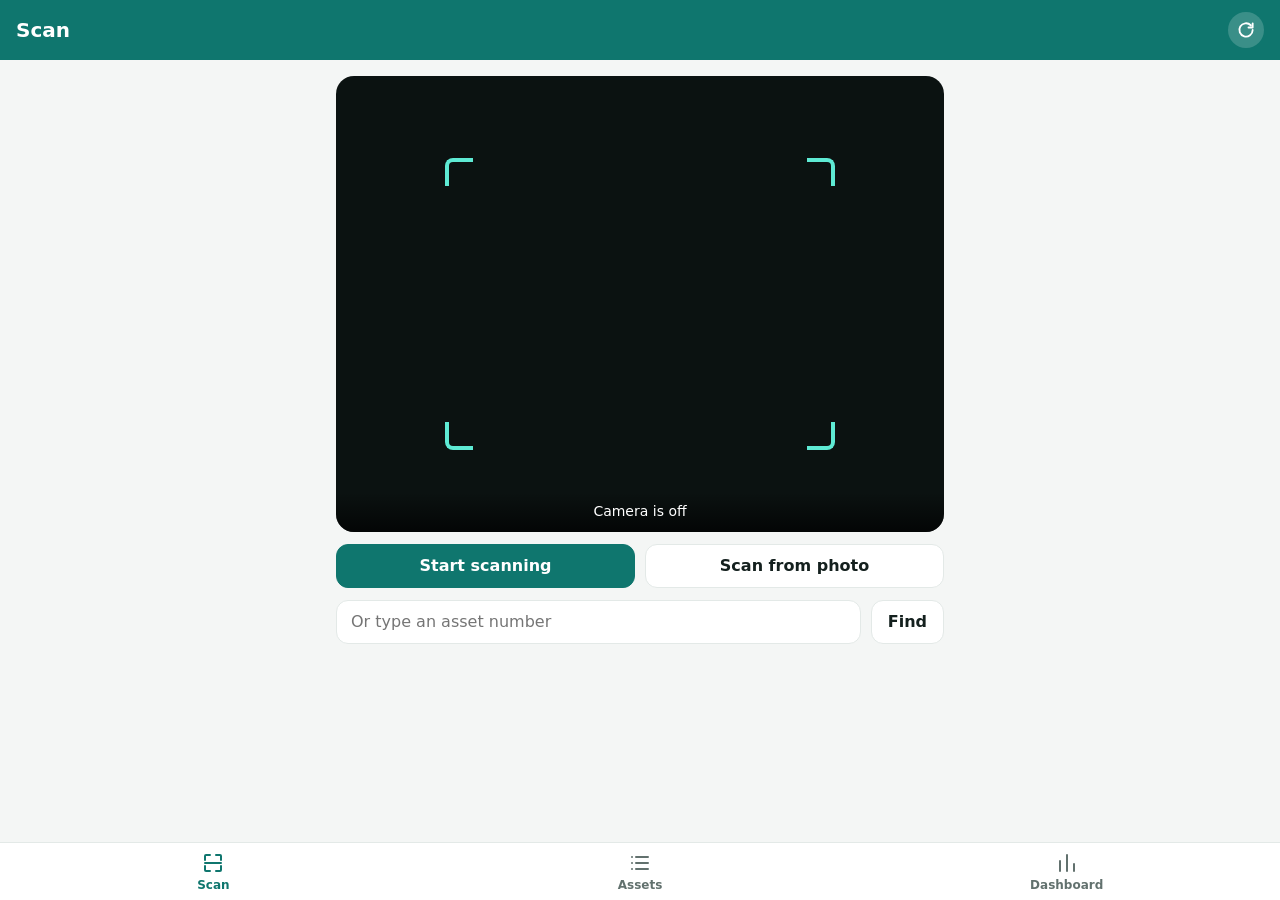
<file: index.html>
<!doctype html>
<html lang="en">
<head>
<meta charset="utf-8">
<meta name="viewport" content="width=device-width, initial-scale=1, viewport-fit=cover">
<title>Asset Tracker</title>
<meta name="theme-color" content="#0f766e">
<link rel="manifest" href="manifest.webmanifest">
<link rel="icon" href="icon-icon-192.png">
<link rel="apple-touch-icon" href="icon-icon-192.png">
<meta name="apple-mobile-web-app-capable" content="yes">
<meta name="mobile-web-app-capable" content="yes">
<meta name="apple-mobile-web-app-title" content="Assets">
<link rel="stylesheet" href="app.css">
</head>
<body>
<header class="top"><h1 id="title">Scan</h1><div class="hdr-r"><span id="net" class="net" hidden>Offline</span><button id="btn-refresh" class="iconbtn" aria-label="Refresh data" title="Refresh data"><svg viewBox="0 0 24 24"><path d="M20 12a8 8 0 1 1-2.3-5.7M20 4v5h-5"/></svg></button></div></header>

<main>
  <!-- SCAN -->
  <section id="view-scan" class="view">
    <div class="scanbox">
      <video id="video" playsinline muted></video>
      <div class="frame"><i></i><i></i><i></i><i></i></div>
      <div id="scanmsg" class="scanmsg">Camera is off</div>
    </div>
    <div class="row">
      <button id="btn-cam" class="btn primary">Start scanning</button>
      <label class="btn">Scan from photo<input id="file-qr" type="file" accept="image/*" hidden></label>
    </div>
    <form id="manual" class="manual">
      <input id="manual-id" inputmode="numeric" placeholder="Or type an asset number" autocomplete="off">
      <button class="btn">Find</button>
    </form>
    <div id="result"></div>
  </section>

  <!-- ASSETS -->
  <section id="view-assets" class="view" hidden>
    <input id="q" type="search" class="search" placeholder="Search name, owner, number…">
    <div id="chips" class="chips"></div>
    <div id="list" class="list"></div>
  </section>

  <!-- DASHBOARD -->
  <section id="view-dash" class="view" hidden></section>
</main>

<div id="install" class="install" hidden><span id="install-text">Install this app on your phone</span><button id="install-btn" class="btn primary">Install</button><button id="install-x" class="close2" aria-label="Dismiss">×</button></div>

<div id="sheet" class="sheet" hidden>
  <div class="sheet-bg"></div>
  <div class="sheet-body"><button id="sheet-close" class="close" aria-label="Close">×</button><div id="sheet-content"></div></div>
</div>

<nav class="tabs">
  <button data-tab="scan" class="on"><svg viewBox="0 0 24 24"><path d="M4 9V5a1 1 0 0 1 1-1h4M15 4h4a1 1 0 0 1 1 1v4M20 15v4a1 1 0 0 1-1 1h-4M9 20H5a1 1 0 0 1-1-1v-4M4 12h16"/></svg>Scan</button>
  <button data-tab="assets"><svg viewBox="0 0 24 24"><path d="M8 6h12M8 12h12M8 18h12M4 6h.01M4 12h.01M4 18h.01"/></svg>Assets</button>
  <button data-tab="dash"><svg viewBox="0 0 24 24"><path d="M5 20V10M12 20V4M19 20v-7"/></svg>Dashboard</button>
</nav>

<script src="config.js"></script>
<script src="data.js"></script>
<script src="app.js"></script>
</body>
</html>
</file>
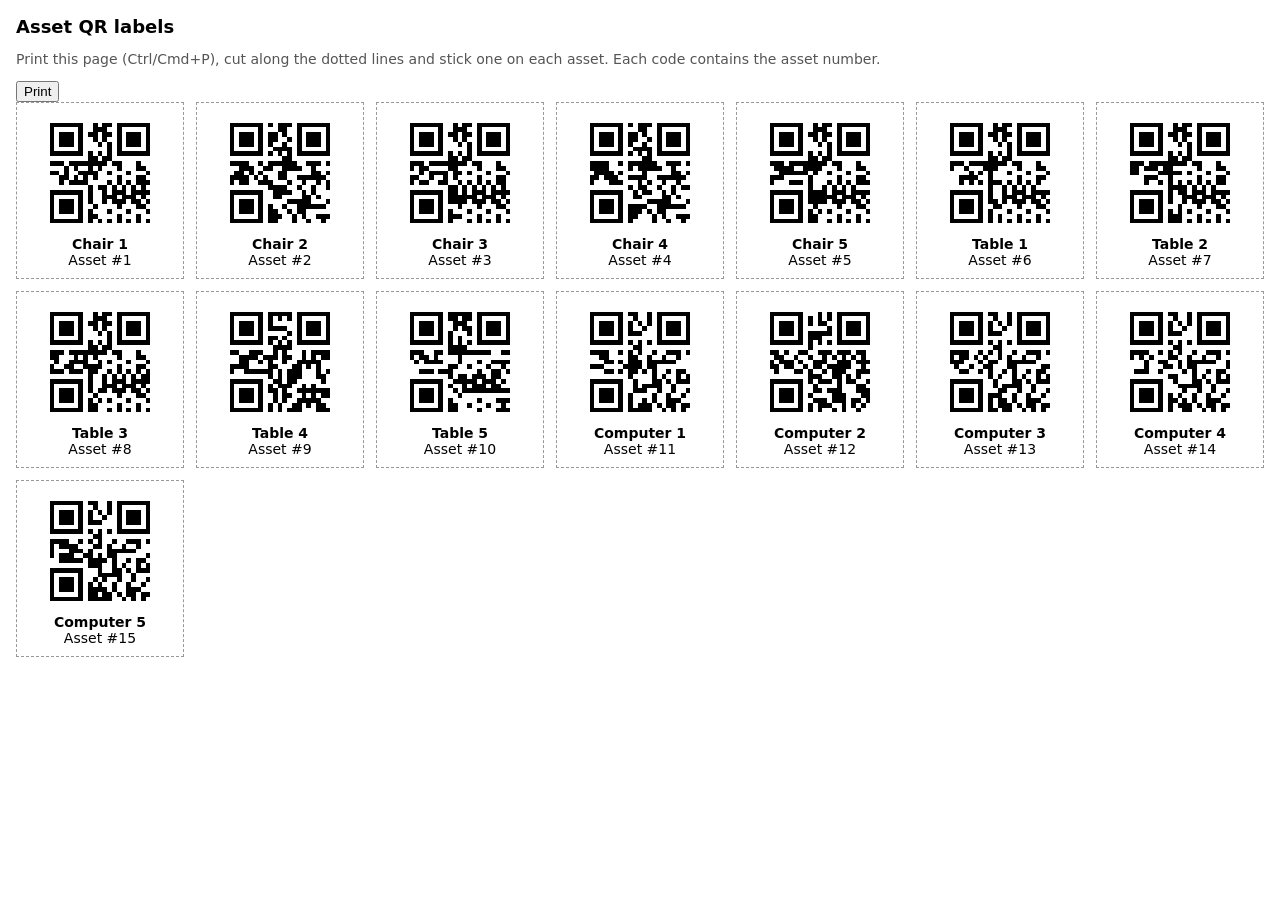
<file: labels.html>
<!doctype html><html lang="en"><head><meta charset="utf-8"><meta name="viewport" content="width=device-width,initial-scale=1"><title>Asset QR labels</title>
<style>body{font:14px system-ui,sans-serif;margin:16px}h1{font-size:18px}p{color:#555}.g{display:grid;grid-template-columns:repeat(auto-fill,minmax(150px,1fr));gap:12px}.l{border:1px dashed #999;padding:10px;text-align:center;break-inside:avoid}.l svg{width:120px;height:120px}.l b,.l span{display:block}@media print{p,h1,button{display:none}body{margin:0}}</style></head><body>
<h1>Asset QR labels</h1><p>Print this page (Ctrl/Cmd+P), cut along the dotted lines and stick one on each asset. Each code contains the asset number.</p><button onclick="print()">Print</button><div class="g"><div class="l"><svg viewBox="0 0 25 25" shape-rendering="crispEdges"><rect width="25" height="25" fill="#fff"/><g fill="#000"><rect x="2" y="2" width="1" height="1"/><rect x="3" y="2" width="1" height="1"/><rect x="4" y="2" width="1" height="1"/><rect x="5" y="2" width="1" height="1"/><rect x="6" y="2" width="1" height="1"/><rect x="7" y="2" width="1" height="1"/><rect x="8" y="2" width="1" height="1"/><rect x="11" y="2" width="1" height="1"/><rect x="13" y="2" width="1" height="1"/><rect x="14" y="2" width="1" height="1"/><rect x="16" y="2" width="1" height="1"/><rect x="17" y="2" width="1" height="1"/><rect x="18" y="2" width="1" height="1"/><rect x="19" y="2" width="1" height="1"/><rect x="20" y="2" width="1" height="1"/><rect x="21" y="2" width="1" height="1"/><rect x="22" y="2" width="1" height="1"/><rect x="2" y="3" width="1" height="1"/><rect x="8" y="3" width="1" height="1"/><rect x="11" y="3" width="1" height="1"/><rect x="12" y="3" width="1" height="1"/><rect x="13" y="3" width="1" height="1"/><rect x="16" y="3" width="1" height="1"/><rect x="22" y="3" width="1" height="1"/><rect x="2" y="4" width="1" height="1"/><rect x="4" y="4" width="1" height="1"/><rect x="5" y="4" width="1" height="1"/><rect x="6" y="4" width="1" height="1"/><rect x="8" y="4" width="1" height="1"/><rect x="10" y="4" width="1" height="1"/><rect x="11" y="4" width="1" height="1"/><rect x="13" y="4" width="1" height="1"/><rect x="14" y="4" width="1" height="1"/><rect x="16" y="4" width="1" height="1"/><rect x="18" y="4" width="1" height="1"/><rect x="19" y="4" width="1" height="1"/><rect x="20" y="4" width="1" height="1"/><rect x="22" y="4" width="1" height="1"/><rect x="2" y="5" width="1" height="1"/><rect x="4" y="5" width="1" height="1"/><rect x="5" y="5" width="1" height="1"/><rect x="6" y="5" width="1" height="1"/><rect x="8" y="5" width="1" height="1"/><rect x="11" y="5" width="1" height="1"/><rect x="13" y="5" width="1" height="1"/><rect x="16" y="5" width="1" height="1"/><rect x="18" y="5" width="1" height="1"/><rect x="19" y="5" width="1" height="1"/><rect x="20" y="5" width="1" height="1"/><rect x="22" y="5" width="1" height="1"/><rect x="2" y="6" width="1" height="1"/><rect x="4" y="6" width="1" height="1"/><rect x="5" y="6" width="1" height="1"/><rect x="6" y="6" width="1" height="1"/><rect x="8" y="6" width="1" height="1"/><rect x="12" y="6" width="1" height="1"/><rect x="14" y="6" width="1" height="1"/><rect x="16" y="6" width="1" height="1"/><rect x="18" y="6" width="1" height="1"/><rect x="19" y="6" width="1" height="1"/><rect x="20" y="6" width="1" height="1"/><rect x="22" y="6" width="1" height="1"/><rect x="2" y="7" width="1" height="1"/><rect x="8" y="7" width="1" height="1"/><rect x="14" y="7" width="1" height="1"/><rect x="16" y="7" width="1" height="1"/><rect x="22" y="7" width="1" height="1"/><rect x="2" y="8" width="1" height="1"/><rect x="3" y="8" width="1" height="1"/><rect x="4" y="8" width="1" height="1"/><rect x="5" y="8" width="1" height="1"/><rect x="6" y="8" width="1" height="1"/><rect x="7" y="8" width="1" height="1"/><rect x="8" y="8" width="1" height="1"/><rect x="10" y="8" width="1" height="1"/><rect x="12" y="8" width="1" height="1"/><rect x="14" y="8" width="1" height="1"/><rect x="16" y="8" width="1" height="1"/><rect x="17" y="8" width="1" height="1"/><rect x="18" y="8" width="1" height="1"/><rect x="19" y="8" width="1" height="1"/><rect x="20" y="8" width="1" height="1"/><rect x="21" y="8" width="1" height="1"/><rect x="22" y="8" width="1" height="1"/><rect x="10" y="9" width="1" height="1"/><rect x="11" y="9" width="1" height="1"/><rect x="13" y="9" width="1" height="1"/><rect x="14" y="9" width="1" height="1"/><rect x="2" y="10" width="1" height="1"/><rect x="3" y="10" width="1" height="1"/><rect x="4" y="10" width="1" height="1"/><rect x="6" y="10" width="1" height="1"/><rect x="7" y="10" width="1" height="1"/><rect x="8" y="10" width="1" height="1"/><rect x="9" y="10" width="1" height="1"/><rect x="10" y="10" width="1" height="1"/><rect x="11" y="10" width="1" height="1"/><rect x="12" y="10" width="1" height="1"/><rect x="13" y="10" width="1" height="1"/><rect x="15" y="10" width="1" height="1"/><rect x="16" y="10" width="1" height="1"/><rect x="20" y="10" width="1" height="1"/><rect x="5" y="11" width="1" height="1"/><rect x="7" y="11" width="1" height="1"/><rect x="10" y="11" width="1" height="1"/><rect x="12" y="11" width="1" height="1"/><rect x="16" y="11" width="1" height="1"/><rect x="20" y="11" width="1" height="1"/><rect x="21" y="11" width="1" height="1"/><rect x="2" y="12" width="1" height="1"/><rect x="3" y="12" width="1" height="1"/><rect x="5" y="12" width="1" height="1"/><rect x="8" y="12" width="1" height="1"/><rect x="9" y="12" width="1" height="1"/><rect x="10" y="12" width="1" height="1"/><rect x="11" y="12" width="1" height="1"/><rect x="14" y="12" width="1" height="1"/><rect x="18" y="12" width="1" height="1"/><rect x="22" y="12" width="1" height="1"/><rect x="4" y="13" width="1" height="1"/><rect x="5" y="13" width="1" height="1"/><rect x="7" y="13" width="1" height="1"/><rect x="9" y="13" width="1" height="1"/><rect x="11" y="13" width="1" height="1"/><rect x="16" y="13" width="1" height="1"/><rect x="20" y="13" width="1" height="1"/><rect x="21" y="13" width="1" height="1"/><rect x="4" y="14" width="1" height="1"/><rect x="6" y="14" width="1" height="1"/><rect x="7" y="14" width="1" height="1"/><rect x="8" y="14" width="1" height="1"/><rect x="9" y="14" width="1" height="1"/><rect x="14" y="14" width="1" height="1"/><rect x="16" y="14" width="1" height="1"/><rect x="18" y="14" width="1" height="1"/><rect x="20" y="14" width="1" height="1"/><rect x="21" y="14" width="1" height="1"/><rect x="22" y="14" width="1" height="1"/><rect x="10" y="15" width="1" height="1"/><rect x="12" y="15" width="1" height="1"/><rect x="13" y="15" width="1" height="1"/><rect x="15" y="15" width="1" height="1"/><rect x="17" y="15" width="1" height="1"/><rect x="19" y="15" width="1" height="1"/><rect x="21" y="15" width="1" height="1"/><rect x="2" y="16" width="1" height="1"/><rect x="3" y="16" width="1" height="1"/><rect x="4" y="16" width="1" height="1"/><rect x="5" y="16" width="1" height="1"/><rect x="6" y="16" width="1" height="1"/><rect x="7" y="16" width="1" height="1"/><rect x="8" y="16" width="1" height="1"/><rect x="10" y="16" width="1" height="1"/><rect x="13" y="16" width="1" height="1"/><rect x="15" y="16" width="1" height="1"/><rect x="16" y="16" width="1" height="1"/><rect x="17" y="16" width="1" height="1"/><rect x="19" y="16" width="1" height="1"/><rect x="20" y="16" width="1" height="1"/><rect x="21" y="16" width="1" height="1"/><rect x="22" y="16" width="1" height="1"/><rect x="2" y="17" width="1" height="1"/><rect x="8" y="17" width="1" height="1"/><rect x="10" y="17" width="1" height="1"/><rect x="13" y="17" width="1" height="1"/><rect x="14" y="17" width="1" height="1"/><rect x="15" y="17" width="1" height="1"/><rect x="17" y="17" width="1" height="1"/><rect x="18" y="17" width="1" height="1"/><rect x="19" y="17" width="1" height="1"/><rect x="21" y="17" width="1" height="1"/><rect x="2" y="18" width="1" height="1"/><rect x="4" y="18" width="1" height="1"/><rect x="5" y="18" width="1" height="1"/><rect x="6" y="18" width="1" height="1"/><rect x="8" y="18" width="1" height="1"/><rect x="10" y="18" width="1" height="1"/><rect x="13" y="18" width="1" height="1"/><rect x="15" y="18" width="1" height="1"/><rect x="16" y="18" width="1" height="1"/><rect x="17" y="18" width="1" height="1"/><rect x="19" y="18" width="1" height="1"/><rect x="20" y="18" width="1" height="1"/><rect x="22" y="18" width="1" height="1"/><rect x="2" y="19" width="1" height="1"/><rect x="4" y="19" width="1" height="1"/><rect x="5" y="19" width="1" height="1"/><rect x="6" y="19" width="1" height="1"/><rect x="8" y="19" width="1" height="1"/><rect x="11" y="19" width="1" height="1"/><rect x="16" y="19" width="1" height="1"/><rect x="20" y="19" width="1" height="1"/><rect x="21" y="19" width="1" height="1"/><rect x="2" y="20" width="1" height="1"/><rect x="4" y="20" width="1" height="1"/><rect x="5" y="20" width="1" height="1"/><rect x="6" y="20" width="1" height="1"/><rect x="8" y="20" width="1" height="1"/><rect x="10" y="20" width="1" height="1"/><rect x="14" y="20" width="1" height="1"/><rect x="18" y="20" width="1" height="1"/><rect x="22" y="20" width="1" height="1"/><rect x="2" y="21" width="1" height="1"/><rect x="8" y="21" width="1" height="1"/><rect x="10" y="21" width="1" height="1"/><rect x="11" y="21" width="1" height="1"/><rect x="16" y="21" width="1" height="1"/><rect x="20" y="21" width="1" height="1"/><rect x="2" y="22" width="1" height="1"/><rect x="3" y="22" width="1" height="1"/><rect x="4" y="22" width="1" height="1"/><rect x="5" y="22" width="1" height="1"/><rect x="6" y="22" width="1" height="1"/><rect x="7" y="22" width="1" height="1"/><rect x="8" y="22" width="1" height="1"/><rect x="10" y="22" width="1" height="1"/><rect x="12" y="22" width="1" height="1"/><rect x="14" y="22" width="1" height="1"/><rect x="16" y="22" width="1" height="1"/><rect x="18" y="22" width="1" height="1"/><rect x="20" y="22" width="1" height="1"/><rect x="22" y="22" width="1" height="1"/></g></svg><b>Chair 1</b><span>Asset #1</span></div><div class="l"><svg viewBox="0 0 25 25" shape-rendering="crispEdges"><rect width="25" height="25" fill="#fff"/><g fill="#000"><rect x="2" y="2" width="1" height="1"/><rect x="3" y="2" width="1" height="1"/><rect x="4" y="2" width="1" height="1"/><rect x="5" y="2" width="1" height="1"/><rect x="6" y="2" width="1" height="1"/><rect x="7" y="2" width="1" height="1"/><rect x="8" y="2" width="1" height="1"/><rect x="10" y="2" width="1" height="1"/><rect x="12" y="2" width="1" height="1"/><rect x="13" y="2" width="1" height="1"/><rect x="14" y="2" width="1" height="1"/><rect x="16" y="2" width="1" height="1"/><rect x="17" y="2" width="1" height="1"/><rect x="18" y="2" width="1" height="1"/><rect x="19" y="2" width="1" height="1"/><rect x="20" y="2" width="1" height="1"/><rect x="21" y="2" width="1" height="1"/><rect x="22" y="2" width="1" height="1"/><rect x="2" y="3" width="1" height="1"/><rect x="8" y="3" width="1" height="1"/><rect x="12" y="3" width="1" height="1"/><rect x="13" y="3" width="1" height="1"/><rect x="16" y="3" width="1" height="1"/><rect x="22" y="3" width="1" height="1"/><rect x="2" y="4" width="1" height="1"/><rect x="4" y="4" width="1" height="1"/><rect x="5" y="4" width="1" height="1"/><rect x="6" y="4" width="1" height="1"/><rect x="8" y="4" width="1" height="1"/><rect x="10" y="4" width="1" height="1"/><rect x="11" y="4" width="1" height="1"/><rect x="13" y="4" width="1" height="1"/><rect x="16" y="4" width="1" height="1"/><rect x="18" y="4" width="1" height="1"/><rect x="19" y="4" width="1" height="1"/><rect x="20" y="4" width="1" height="1"/><rect x="22" y="4" width="1" height="1"/><rect x="2" y="5" width="1" height="1"/><rect x="4" y="5" width="1" height="1"/><rect x="5" y="5" width="1" height="1"/><rect x="6" y="5" width="1" height="1"/><rect x="8" y="5" width="1" height="1"/><rect x="10" y="5" width="1" height="1"/><rect x="11" y="5" width="1" height="1"/><rect x="14" y="5" width="1" height="1"/><rect x="16" y="5" width="1" height="1"/><rect x="18" y="5" width="1" height="1"/><rect x="19" y="5" width="1" height="1"/><rect x="20" y="5" width="1" height="1"/><rect x="22" y="5" width="1" height="1"/><rect x="2" y="6" width="1" height="1"/><rect x="4" y="6" width="1" height="1"/><rect x="5" y="6" width="1" height="1"/><rect x="6" y="6" width="1" height="1"/><rect x="8" y="6" width="1" height="1"/><rect x="10" y="6" width="1" height="1"/><rect x="13" y="6" width="1" height="1"/><rect x="16" y="6" width="1" height="1"/><rect x="18" y="6" width="1" height="1"/><rect x="19" y="6" width="1" height="1"/><rect x="20" y="6" width="1" height="1"/><rect x="22" y="6" width="1" height="1"/><rect x="2" y="7" width="1" height="1"/><rect x="8" y="7" width="1" height="1"/><rect x="11" y="7" width="1" height="1"/><rect x="12" y="7" width="1" height="1"/><rect x="13" y="7" width="1" height="1"/><rect x="14" y="7" width="1" height="1"/><rect x="16" y="7" width="1" height="1"/><rect x="22" y="7" width="1" height="1"/><rect x="2" y="8" width="1" height="1"/><rect x="3" y="8" width="1" height="1"/><rect x="4" y="8" width="1" height="1"/><rect x="5" y="8" width="1" height="1"/><rect x="6" y="8" width="1" height="1"/><rect x="7" y="8" width="1" height="1"/><rect x="8" y="8" width="1" height="1"/><rect x="10" y="8" width="1" height="1"/><rect x="12" y="8" width="1" height="1"/><rect x="14" y="8" width="1" height="1"/><rect x="16" y="8" width="1" height="1"/><rect x="17" y="8" width="1" height="1"/><rect x="18" y="8" width="1" height="1"/><rect x="19" y="8" width="1" height="1"/><rect x="20" y="8" width="1" height="1"/><rect x="21" y="8" width="1" height="1"/><rect x="22" y="8" width="1" height="1"/><rect x="13" y="9" width="1" height="1"/><rect x="14" y="9" width="1" height="1"/><rect x="2" y="10" width="1" height="1"/><rect x="3" y="10" width="1" height="1"/><rect x="4" y="10" width="1" height="1"/><rect x="5" y="10" width="1" height="1"/><rect x="8" y="10" width="1" height="1"/><rect x="10" y="10" width="1" height="1"/><rect x="11" y="10" width="1" height="1"/><rect x="12" y="10" width="1" height="1"/><rect x="13" y="10" width="1" height="1"/><rect x="14" y="10" width="1" height="1"/><rect x="15" y="10" width="1" height="1"/><rect x="18" y="10" width="1" height="1"/><rect x="19" y="10" width="1" height="1"/><rect x="20" y="10" width="1" height="1"/><rect x="22" y="10" width="1" height="1"/><rect x="4" y="11" width="1" height="1"/><rect x="5" y="11" width="1" height="1"/><rect x="6" y="11" width="1" height="1"/><rect x="9" y="11" width="1" height="1"/><rect x="10" y="11" width="1" height="1"/><rect x="13" y="11" width="1" height="1"/><rect x="14" y="11" width="1" height="1"/><rect x="15" y="11" width="1" height="1"/><rect x="16" y="11" width="1" height="1"/><rect x="19" y="11" width="1" height="1"/><rect x="3" y="12" width="1" height="1"/><rect x="4" y="12" width="1" height="1"/><rect x="6" y="12" width="1" height="1"/><rect x="8" y="12" width="1" height="1"/><rect x="12" y="12" width="1" height="1"/><rect x="13" y="12" width="1" height="1"/><rect x="19" y="12" width="1" height="1"/><rect x="20" y="12" width="1" height="1"/><rect x="22" y="12" width="1" height="1"/><rect x="2" y="13" width="1" height="1"/><rect x="3" y="13" width="1" height="1"/><rect x="4" y="13" width="1" height="1"/><rect x="5" y="13" width="1" height="1"/><rect x="7" y="13" width="1" height="1"/><rect x="9" y="13" width="1" height="1"/><rect x="12" y="13" width="1" height="1"/><rect x="13" y="13" width="1" height="1"/><rect x="16" y="13" width="1" height="1"/><rect x="17" y="13" width="1" height="1"/><rect x="18" y="13" width="1" height="1"/><rect x="19" y="13" width="1" height="1"/><rect x="20" y="13" width="1" height="1"/><rect x="21" y="13" width="1" height="1"/><rect x="2" y="14" width="1" height="1"/><rect x="4" y="14" width="1" height="1"/><rect x="5" y="14" width="1" height="1"/><rect x="8" y="14" width="1" height="1"/><rect x="9" y="14" width="1" height="1"/><rect x="10" y="14" width="1" height="1"/><rect x="14" y="14" width="1" height="1"/><rect x="17" y="14" width="1" height="1"/><rect x="20" y="14" width="1" height="1"/><rect x="22" y="14" width="1" height="1"/><rect x="10" y="15" width="1" height="1"/><rect x="11" y="15" width="1" height="1"/><rect x="12" y="15" width="1" height="1"/><rect x="13" y="15" width="1" height="1"/><rect x="16" y="15" width="1" height="1"/><rect x="19" y="15" width="1" height="1"/><rect x="22" y="15" width="1" height="1"/><rect x="2" y="16" width="1" height="1"/><rect x="3" y="16" width="1" height="1"/><rect x="4" y="16" width="1" height="1"/><rect x="5" y="16" width="1" height="1"/><rect x="6" y="16" width="1" height="1"/><rect x="7" y="16" width="1" height="1"/><rect x="8" y="16" width="1" height="1"/><rect x="11" y="16" width="1" height="1"/><rect x="12" y="16" width="1" height="1"/><rect x="13" y="16" width="1" height="1"/><rect x="14" y="16" width="1" height="1"/><rect x="17" y="16" width="1" height="1"/><rect x="19" y="16" width="1" height="1"/><rect x="2" y="17" width="1" height="1"/><rect x="8" y="17" width="1" height="1"/><rect x="11" y="17" width="1" height="1"/><rect x="12" y="17" width="1" height="1"/><rect x="17" y="17" width="1" height="1"/><rect x="18" y="17" width="1" height="1"/><rect x="20" y="17" width="1" height="1"/><rect x="2" y="18" width="1" height="1"/><rect x="4" y="18" width="1" height="1"/><rect x="5" y="18" width="1" height="1"/><rect x="6" y="18" width="1" height="1"/><rect x="8" y="18" width="1" height="1"/><rect x="14" y="18" width="1" height="1"/><rect x="15" y="18" width="1" height="1"/><rect x="16" y="18" width="1" height="1"/><rect x="17" y="18" width="1" height="1"/><rect x="18" y="18" width="1" height="1"/><rect x="22" y="18" width="1" height="1"/><rect x="2" y="19" width="1" height="1"/><rect x="4" y="19" width="1" height="1"/><rect x="5" y="19" width="1" height="1"/><rect x="6" y="19" width="1" height="1"/><rect x="8" y="19" width="1" height="1"/><rect x="10" y="19" width="1" height="1"/><rect x="13" y="19" width="1" height="1"/><rect x="16" y="19" width="1" height="1"/><rect x="17" y="19" width="1" height="1"/><rect x="18" y="19" width="1" height="1"/><rect x="19" y="19" width="1" height="1"/><rect x="20" y="19" width="1" height="1"/><rect x="21" y="19" width="1" height="1"/><rect x="2" y="20" width="1" height="1"/><rect x="4" y="20" width="1" height="1"/><rect x="5" y="20" width="1" height="1"/><rect x="6" y="20" width="1" height="1"/><rect x="8" y="20" width="1" height="1"/><rect x="10" y="20" width="1" height="1"/><rect x="11" y="20" width="1" height="1"/><rect x="14" y="20" width="1" height="1"/><rect x="16" y="20" width="1" height="1"/><rect x="17" y="20" width="1" height="1"/><rect x="2" y="21" width="1" height="1"/><rect x="8" y="21" width="1" height="1"/><rect x="10" y="21" width="1" height="1"/><rect x="11" y="21" width="1" height="1"/><rect x="12" y="21" width="1" height="1"/><rect x="15" y="21" width="1" height="1"/><rect x="17" y="21" width="1" height="1"/><rect x="20" y="21" width="1" height="1"/><rect x="21" y="21" width="1" height="1"/><rect x="22" y="21" width="1" height="1"/><rect x="2" y="22" width="1" height="1"/><rect x="3" y="22" width="1" height="1"/><rect x="4" y="22" width="1" height="1"/><rect x="5" y="22" width="1" height="1"/><rect x="6" y="22" width="1" height="1"/><rect x="7" y="22" width="1" height="1"/><rect x="8" y="22" width="1" height="1"/><rect x="10" y="22" width="1" height="1"/><rect x="11" y="22" width="1" height="1"/><rect x="15" y="22" width="1" height="1"/><rect x="18" y="22" width="1" height="1"/><rect x="21" y="22" width="1" height="1"/></g></svg><b>Chair 2</b><span>Asset #2</span></div><div class="l"><svg viewBox="0 0 25 25" shape-rendering="crispEdges"><rect width="25" height="25" fill="#fff"/><g fill="#000"><rect x="2" y="2" width="1" height="1"/><rect x="3" y="2" width="1" height="1"/><rect x="4" y="2" width="1" height="1"/><rect x="5" y="2" width="1" height="1"/><rect x="6" y="2" width="1" height="1"/><rect x="7" y="2" width="1" height="1"/><rect x="8" y="2" width="1" height="1"/><rect x="11" y="2" width="1" height="1"/><rect x="13" y="2" width="1" height="1"/><rect x="14" y="2" width="1" height="1"/><rect x="16" y="2" width="1" height="1"/><rect x="17" y="2" width="1" height="1"/><rect x="18" y="2" width="1" height="1"/><rect x="19" y="2" width="1" height="1"/><rect x="20" y="2" width="1" height="1"/><rect x="21" y="2" width="1" height="1"/><rect x="22" y="2" width="1" height="1"/><rect x="2" y="3" width="1" height="1"/><rect x="8" y="3" width="1" height="1"/><rect x="11" y="3" width="1" height="1"/><rect x="12" y="3" width="1" height="1"/><rect x="13" y="3" width="1" height="1"/><rect x="16" y="3" width="1" height="1"/><rect x="22" y="3" width="1" height="1"/><rect x="2" y="4" width="1" height="1"/><rect x="4" y="4" width="1" height="1"/><rect x="5" y="4" width="1" height="1"/><rect x="6" y="4" width="1" height="1"/><rect x="8" y="4" width="1" height="1"/><rect x="10" y="4" width="1" height="1"/><rect x="11" y="4" width="1" height="1"/><rect x="13" y="4" width="1" height="1"/><rect x="14" y="4" width="1" height="1"/><rect x="16" y="4" width="1" height="1"/><rect x="18" y="4" width="1" height="1"/><rect x="19" y="4" width="1" height="1"/><rect x="20" y="4" width="1" height="1"/><rect x="22" y="4" width="1" height="1"/><rect x="2" y="5" width="1" height="1"/><rect x="4" y="5" width="1" height="1"/><rect x="5" y="5" width="1" height="1"/><rect x="6" y="5" width="1" height="1"/><rect x="8" y="5" width="1" height="1"/><rect x="11" y="5" width="1" height="1"/><rect x="13" y="5" width="1" height="1"/><rect x="16" y="5" width="1" height="1"/><rect x="18" y="5" width="1" height="1"/><rect x="19" y="5" width="1" height="1"/><rect x="20" y="5" width="1" height="1"/><rect x="22" y="5" width="1" height="1"/><rect x="2" y="6" width="1" height="1"/><rect x="4" y="6" width="1" height="1"/><rect x="5" y="6" width="1" height="1"/><rect x="6" y="6" width="1" height="1"/><rect x="8" y="6" width="1" height="1"/><rect x="12" y="6" width="1" height="1"/><rect x="14" y="6" width="1" height="1"/><rect x="16" y="6" width="1" height="1"/><rect x="18" y="6" width="1" height="1"/><rect x="19" y="6" width="1" height="1"/><rect x="20" y="6" width="1" height="1"/><rect x="22" y="6" width="1" height="1"/><rect x="2" y="7" width="1" height="1"/><rect x="8" y="7" width="1" height="1"/><rect x="14" y="7" width="1" height="1"/><rect x="16" y="7" width="1" height="1"/><rect x="22" y="7" width="1" height="1"/><rect x="2" y="8" width="1" height="1"/><rect x="3" y="8" width="1" height="1"/><rect x="4" y="8" width="1" height="1"/><rect x="5" y="8" width="1" height="1"/><rect x="6" y="8" width="1" height="1"/><rect x="7" y="8" width="1" height="1"/><rect x="8" y="8" width="1" height="1"/><rect x="10" y="8" width="1" height="1"/><rect x="12" y="8" width="1" height="1"/><rect x="14" y="8" width="1" height="1"/><rect x="16" y="8" width="1" height="1"/><rect x="17" y="8" width="1" height="1"/><rect x="18" y="8" width="1" height="1"/><rect x="19" y="8" width="1" height="1"/><rect x="20" y="8" width="1" height="1"/><rect x="21" y="8" width="1" height="1"/><rect x="22" y="8" width="1" height="1"/><rect x="10" y="9" width="1" height="1"/><rect x="11" y="9" width="1" height="1"/><rect x="13" y="9" width="1" height="1"/><rect x="14" y="9" width="1" height="1"/><rect x="2" y="10" width="1" height="1"/><rect x="3" y="10" width="1" height="1"/><rect x="4" y="10" width="1" height="1"/><rect x="6" y="10" width="1" height="1"/><rect x="7" y="10" width="1" height="1"/><rect x="8" y="10" width="1" height="1"/><rect x="9" y="10" width="1" height="1"/><rect x="10" y="10" width="1" height="1"/><rect x="11" y="10" width="1" height="1"/><rect x="12" y="10" width="1" height="1"/><rect x="13" y="10" width="1" height="1"/><rect x="15" y="10" width="1" height="1"/><rect x="16" y="10" width="1" height="1"/><rect x="20" y="10" width="1" height="1"/><rect x="2" y="11" width="1" height="1"/><rect x="4" y="11" width="1" height="1"/><rect x="5" y="11" width="1" height="1"/><rect x="10" y="11" width="1" height="1"/><rect x="11" y="11" width="1" height="1"/><rect x="16" y="11" width="1" height="1"/><rect x="20" y="11" width="1" height="1"/><rect x="21" y="11" width="1" height="1"/><rect x="4" y="12" width="1" height="1"/><rect x="6" y="12" width="1" height="1"/><rect x="7" y="12" width="1" height="1"/><rect x="8" y="12" width="1" height="1"/><rect x="9" y="12" width="1" height="1"/><rect x="11" y="12" width="1" height="1"/><rect x="12" y="12" width="1" height="1"/><rect x="14" y="12" width="1" height="1"/><rect x="18" y="12" width="1" height="1"/><rect x="22" y="12" width="1" height="1"/><rect x="2" y="13" width="1" height="1"/><rect x="3" y="13" width="1" height="1"/><rect x="6" y="13" width="1" height="1"/><rect x="9" y="13" width="1" height="1"/><rect x="11" y="13" width="1" height="1"/><rect x="16" y="13" width="1" height="1"/><rect x="20" y="13" width="1" height="1"/><rect x="21" y="13" width="1" height="1"/><rect x="2" y="14" width="1" height="1"/><rect x="4" y="14" width="1" height="1"/><rect x="5" y="14" width="1" height="1"/><rect x="8" y="14" width="1" height="1"/><rect x="9" y="14" width="1" height="1"/><rect x="12" y="14" width="1" height="1"/><rect x="14" y="14" width="1" height="1"/><rect x="16" y="14" width="1" height="1"/><rect x="18" y="14" width="1" height="1"/><rect x="20" y="14" width="1" height="1"/><rect x="21" y="14" width="1" height="1"/><rect x="10" y="15" width="1" height="1"/><rect x="11" y="15" width="1" height="1"/><rect x="13" y="15" width="1" height="1"/><rect x="15" y="15" width="1" height="1"/><rect x="17" y="15" width="1" height="1"/><rect x="19" y="15" width="1" height="1"/><rect x="21" y="15" width="1" height="1"/><rect x="2" y="16" width="1" height="1"/><rect x="3" y="16" width="1" height="1"/><rect x="4" y="16" width="1" height="1"/><rect x="5" y="16" width="1" height="1"/><rect x="6" y="16" width="1" height="1"/><rect x="7" y="16" width="1" height="1"/><rect x="8" y="16" width="1" height="1"/><rect x="10" y="16" width="1" height="1"/><rect x="11" y="16" width="1" height="1"/><rect x="13" y="16" width="1" height="1"/><rect x="15" y="16" width="1" height="1"/><rect x="16" y="16" width="1" height="1"/><rect x="17" y="16" width="1" height="1"/><rect x="19" y="16" width="1" height="1"/><rect x="20" y="16" width="1" height="1"/><rect x="21" y="16" width="1" height="1"/><rect x="22" y="16" width="1" height="1"/><rect x="2" y="17" width="1" height="1"/><rect x="8" y="17" width="1" height="1"/><rect x="10" y="17" width="1" height="1"/><rect x="11" y="17" width="1" height="1"/><rect x="12" y="17" width="1" height="1"/><rect x="13" y="17" width="1" height="1"/><rect x="14" y="17" width="1" height="1"/><rect x="15" y="17" width="1" height="1"/><rect x="17" y="17" width="1" height="1"/><rect x="18" y="17" width="1" height="1"/><rect x="19" y="17" width="1" height="1"/><rect x="21" y="17" width="1" height="1"/><rect x="2" y="18" width="1" height="1"/><rect x="4" y="18" width="1" height="1"/><rect x="5" y="18" width="1" height="1"/><rect x="6" y="18" width="1" height="1"/><rect x="8" y="18" width="1" height="1"/><rect x="10" y="18" width="1" height="1"/><rect x="11" y="18" width="1" height="1"/><rect x="12" y="18" width="1" height="1"/><rect x="13" y="18" width="1" height="1"/><rect x="15" y="18" width="1" height="1"/><rect x="16" y="18" width="1" height="1"/><rect x="17" y="18" width="1" height="1"/><rect x="19" y="18" width="1" height="1"/><rect x="20" y="18" width="1" height="1"/><rect x="22" y="18" width="1" height="1"/><rect x="2" y="19" width="1" height="1"/><rect x="4" y="19" width="1" height="1"/><rect x="5" y="19" width="1" height="1"/><rect x="6" y="19" width="1" height="1"/><rect x="8" y="19" width="1" height="1"/><rect x="12" y="19" width="1" height="1"/><rect x="16" y="19" width="1" height="1"/><rect x="20" y="19" width="1" height="1"/><rect x="21" y="19" width="1" height="1"/><rect x="2" y="20" width="1" height="1"/><rect x="4" y="20" width="1" height="1"/><rect x="5" y="20" width="1" height="1"/><rect x="6" y="20" width="1" height="1"/><rect x="8" y="20" width="1" height="1"/><rect x="10" y="20" width="1" height="1"/><rect x="14" y="20" width="1" height="1"/><rect x="18" y="20" width="1" height="1"/><rect x="22" y="20" width="1" height="1"/><rect x="2" y="21" width="1" height="1"/><rect x="8" y="21" width="1" height="1"/><rect x="10" y="21" width="1" height="1"/><rect x="11" y="21" width="1" height="1"/><rect x="12" y="21" width="1" height="1"/><rect x="16" y="21" width="1" height="1"/><rect x="20" y="21" width="1" height="1"/><rect x="2" y="22" width="1" height="1"/><rect x="3" y="22" width="1" height="1"/><rect x="4" y="22" width="1" height="1"/><rect x="5" y="22" width="1" height="1"/><rect x="6" y="22" width="1" height="1"/><rect x="7" y="22" width="1" height="1"/><rect x="8" y="22" width="1" height="1"/><rect x="10" y="22" width="1" height="1"/><rect x="14" y="22" width="1" height="1"/><rect x="16" y="22" width="1" height="1"/><rect x="18" y="22" width="1" height="1"/><rect x="20" y="22" width="1" height="1"/><rect x="22" y="22" width="1" height="1"/></g></svg><b>Chair 3</b><span>Asset #3</span></div><div class="l"><svg viewBox="0 0 25 25" shape-rendering="crispEdges"><rect width="25" height="25" fill="#fff"/><g fill="#000"><rect x="2" y="2" width="1" height="1"/><rect x="3" y="2" width="1" height="1"/><rect x="4" y="2" width="1" height="1"/><rect x="5" y="2" width="1" height="1"/><rect x="6" y="2" width="1" height="1"/><rect x="7" y="2" width="1" height="1"/><rect x="8" y="2" width="1" height="1"/><rect x="10" y="2" width="1" height="1"/><rect x="12" y="2" width="1" height="1"/><rect x="13" y="2" width="1" height="1"/><rect x="14" y="2" width="1" height="1"/><rect x="16" y="2" width="1" height="1"/><rect x="17" y="2" width="1" height="1"/><rect x="18" y="2" width="1" height="1"/><rect x="19" y="2" width="1" height="1"/><rect x="20" y="2" width="1" height="1"/><rect x="21" y="2" width="1" height="1"/><rect x="22" y="2" width="1" height="1"/><rect x="2" y="3" width="1" height="1"/><rect x="8" y="3" width="1" height="1"/><rect x="12" y="3" width="1" height="1"/><rect x="13" y="3" width="1" height="1"/><rect x="16" y="3" width="1" height="1"/><rect x="22" y="3" width="1" height="1"/><rect x="2" y="4" width="1" height="1"/><rect x="4" y="4" width="1" height="1"/><rect x="5" y="4" width="1" height="1"/><rect x="6" y="4" width="1" height="1"/><rect x="8" y="4" width="1" height="1"/><rect x="10" y="4" width="1" height="1"/><rect x="11" y="4" width="1" height="1"/><rect x="13" y="4" width="1" height="1"/><rect x="16" y="4" width="1" height="1"/><rect x="18" y="4" width="1" height="1"/><rect x="19" y="4" width="1" height="1"/><rect x="20" y="4" width="1" height="1"/><rect x="22" y="4" width="1" height="1"/><rect x="2" y="5" width="1" height="1"/><rect x="4" y="5" width="1" height="1"/><rect x="5" y="5" width="1" height="1"/><rect x="6" y="5" width="1" height="1"/><rect x="8" y="5" width="1" height="1"/><rect x="10" y="5" width="1" height="1"/><rect x="11" y="5" width="1" height="1"/><rect x="14" y="5" width="1" height="1"/><rect x="16" y="5" width="1" height="1"/><rect x="18" y="5" width="1" height="1"/><rect x="19" y="5" width="1" height="1"/><rect x="20" y="5" width="1" height="1"/><rect x="22" y="5" width="1" height="1"/><rect x="2" y="6" width="1" height="1"/><rect x="4" y="6" width="1" height="1"/><rect x="5" y="6" width="1" height="1"/><rect x="6" y="6" width="1" height="1"/><rect x="8" y="6" width="1" height="1"/><rect x="10" y="6" width="1" height="1"/><rect x="13" y="6" width="1" height="1"/><rect x="16" y="6" width="1" height="1"/><rect x="18" y="6" width="1" height="1"/><rect x="19" y="6" width="1" height="1"/><rect x="20" y="6" width="1" height="1"/><rect x="22" y="6" width="1" height="1"/><rect x="2" y="7" width="1" height="1"/><rect x="8" y="7" width="1" height="1"/><rect x="11" y="7" width="1" height="1"/><rect x="12" y="7" width="1" height="1"/><rect x="13" y="7" width="1" height="1"/><rect x="14" y="7" width="1" height="1"/><rect x="16" y="7" width="1" height="1"/><rect x="22" y="7" width="1" height="1"/><rect x="2" y="8" width="1" height="1"/><rect x="3" y="8" width="1" height="1"/><rect x="4" y="8" width="1" height="1"/><rect x="5" y="8" width="1" height="1"/><rect x="6" y="8" width="1" height="1"/><rect x="7" y="8" width="1" height="1"/><rect x="8" y="8" width="1" height="1"/><rect x="10" y="8" width="1" height="1"/><rect x="12" y="8" width="1" height="1"/><rect x="14" y="8" width="1" height="1"/><rect x="16" y="8" width="1" height="1"/><rect x="17" y="8" width="1" height="1"/><rect x="18" y="8" width="1" height="1"/><rect x="19" y="8" width="1" height="1"/><rect x="20" y="8" width="1" height="1"/><rect x="21" y="8" width="1" height="1"/><rect x="22" y="8" width="1" height="1"/><rect x="13" y="9" width="1" height="1"/><rect x="14" y="9" width="1" height="1"/><rect x="2" y="10" width="1" height="1"/><rect x="3" y="10" width="1" height="1"/><rect x="4" y="10" width="1" height="1"/><rect x="5" y="10" width="1" height="1"/><rect x="8" y="10" width="1" height="1"/><rect x="10" y="10" width="1" height="1"/><rect x="11" y="10" width="1" height="1"/><rect x="12" y="10" width="1" height="1"/><rect x="13" y="10" width="1" height="1"/><rect x="14" y="10" width="1" height="1"/><rect x="15" y="10" width="1" height="1"/><rect x="18" y="10" width="1" height="1"/><rect x="19" y="10" width="1" height="1"/><rect x="20" y="10" width="1" height="1"/><rect x="22" y="10" width="1" height="1"/><rect x="2" y="11" width="1" height="1"/><rect x="3" y="11" width="1" height="1"/><rect x="4" y="11" width="1" height="1"/><rect x="5" y="11" width="1" height="1"/><rect x="10" y="11" width="1" height="1"/><rect x="12" y="11" width="1" height="1"/><rect x="13" y="11" width="1" height="1"/><rect x="14" y="11" width="1" height="1"/><rect x="15" y="11" width="1" height="1"/><rect x="16" y="11" width="1" height="1"/><rect x="19" y="11" width="1" height="1"/><rect x="3" y="12" width="1" height="1"/><rect x="4" y="12" width="1" height="1"/><rect x="5" y="12" width="1" height="1"/><rect x="6" y="12" width="1" height="1"/><rect x="8" y="12" width="1" height="1"/><rect x="13" y="12" width="1" height="1"/><rect x="19" y="12" width="1" height="1"/><rect x="20" y="12" width="1" height="1"/><rect x="22" y="12" width="1" height="1"/><rect x="2" y="13" width="1" height="1"/><rect x="3" y="13" width="1" height="1"/><rect x="5" y="13" width="1" height="1"/><rect x="6" y="13" width="1" height="1"/><rect x="7" y="13" width="1" height="1"/><rect x="10" y="13" width="1" height="1"/><rect x="11" y="13" width="1" height="1"/><rect x="12" y="13" width="1" height="1"/><rect x="13" y="13" width="1" height="1"/><rect x="16" y="13" width="1" height="1"/><rect x="17" y="13" width="1" height="1"/><rect x="18" y="13" width="1" height="1"/><rect x="19" y="13" width="1" height="1"/><rect x="20" y="13" width="1" height="1"/><rect x="21" y="13" width="1" height="1"/><rect x="2" y="14" width="1" height="1"/><rect x="6" y="14" width="1" height="1"/><rect x="7" y="14" width="1" height="1"/><rect x="8" y="14" width="1" height="1"/><rect x="12" y="14" width="1" height="1"/><rect x="14" y="14" width="1" height="1"/><rect x="17" y="14" width="1" height="1"/><rect x="20" y="14" width="1" height="1"/><rect x="10" y="15" width="1" height="1"/><rect x="12" y="15" width="1" height="1"/><rect x="13" y="15" width="1" height="1"/><rect x="16" y="15" width="1" height="1"/><rect x="19" y="15" width="1" height="1"/><rect x="21" y="15" width="1" height="1"/><rect x="22" y="15" width="1" height="1"/><rect x="2" y="16" width="1" height="1"/><rect x="3" y="16" width="1" height="1"/><rect x="4" y="16" width="1" height="1"/><rect x="5" y="16" width="1" height="1"/><rect x="6" y="16" width="1" height="1"/><rect x="7" y="16" width="1" height="1"/><rect x="8" y="16" width="1" height="1"/><rect x="11" y="16" width="1" height="1"/><rect x="13" y="16" width="1" height="1"/><rect x="14" y="16" width="1" height="1"/><rect x="17" y="16" width="1" height="1"/><rect x="19" y="16" width="1" height="1"/><rect x="2" y="17" width="1" height="1"/><rect x="8" y="17" width="1" height="1"/><rect x="11" y="17" width="1" height="1"/><rect x="12" y="17" width="1" height="1"/><rect x="17" y="17" width="1" height="1"/><rect x="18" y="17" width="1" height="1"/><rect x="20" y="17" width="1" height="1"/><rect x="2" y="18" width="1" height="1"/><rect x="4" y="18" width="1" height="1"/><rect x="5" y="18" width="1" height="1"/><rect x="6" y="18" width="1" height="1"/><rect x="8" y="18" width="1" height="1"/><rect x="14" y="18" width="1" height="1"/><rect x="15" y="18" width="1" height="1"/><rect x="16" y="18" width="1" height="1"/><rect x="17" y="18" width="1" height="1"/><rect x="18" y="18" width="1" height="1"/><rect x="22" y="18" width="1" height="1"/><rect x="2" y="19" width="1" height="1"/><rect x="4" y="19" width="1" height="1"/><rect x="5" y="19" width="1" height="1"/><rect x="6" y="19" width="1" height="1"/><rect x="8" y="19" width="1" height="1"/><rect x="10" y="19" width="1" height="1"/><rect x="11" y="19" width="1" height="1"/><rect x="12" y="19" width="1" height="1"/><rect x="13" y="19" width="1" height="1"/><rect x="16" y="19" width="1" height="1"/><rect x="17" y="19" width="1" height="1"/><rect x="18" y="19" width="1" height="1"/><rect x="19" y="19" width="1" height="1"/><rect x="20" y="19" width="1" height="1"/><rect x="21" y="19" width="1" height="1"/><rect x="2" y="20" width="1" height="1"/><rect x="4" y="20" width="1" height="1"/><rect x="5" y="20" width="1" height="1"/><rect x="6" y="20" width="1" height="1"/><rect x="8" y="20" width="1" height="1"/><rect x="10" y="20" width="1" height="1"/><rect x="11" y="20" width="1" height="1"/><rect x="12" y="20" width="1" height="1"/><rect x="14" y="20" width="1" height="1"/><rect x="16" y="20" width="1" height="1"/><rect x="17" y="20" width="1" height="1"/><rect x="2" y="21" width="1" height="1"/><rect x="8" y="21" width="1" height="1"/><rect x="10" y="21" width="1" height="1"/><rect x="11" y="21" width="1" height="1"/><rect x="15" y="21" width="1" height="1"/><rect x="17" y="21" width="1" height="1"/><rect x="20" y="21" width="1" height="1"/><rect x="21" y="21" width="1" height="1"/><rect x="22" y="21" width="1" height="1"/><rect x="2" y="22" width="1" height="1"/><rect x="3" y="22" width="1" height="1"/><rect x="4" y="22" width="1" height="1"/><rect x="5" y="22" width="1" height="1"/><rect x="6" y="22" width="1" height="1"/><rect x="7" y="22" width="1" height="1"/><rect x="8" y="22" width="1" height="1"/><rect x="10" y="22" width="1" height="1"/><rect x="15" y="22" width="1" height="1"/><rect x="18" y="22" width="1" height="1"/><rect x="21" y="22" width="1" height="1"/></g></svg><b>Chair 4</b><span>Asset #4</span></div><div class="l"><svg viewBox="0 0 25 25" shape-rendering="crispEdges"><rect width="25" height="25" fill="#fff"/><g fill="#000"><rect x="2" y="2" width="1" height="1"/><rect x="3" y="2" width="1" height="1"/><rect x="4" y="2" width="1" height="1"/><rect x="5" y="2" width="1" height="1"/><rect x="6" y="2" width="1" height="1"/><rect x="7" y="2" width="1" height="1"/><rect x="8" y="2" width="1" height="1"/><rect x="11" y="2" width="1" height="1"/><rect x="13" y="2" width="1" height="1"/><rect x="14" y="2" width="1" height="1"/><rect x="16" y="2" width="1" height="1"/><rect x="17" y="2" width="1" height="1"/><rect x="18" y="2" width="1" height="1"/><rect x="19" y="2" width="1" height="1"/><rect x="20" y="2" width="1" height="1"/><rect x="21" y="2" width="1" height="1"/><rect x="22" y="2" width="1" height="1"/><rect x="2" y="3" width="1" height="1"/><rect x="8" y="3" width="1" height="1"/><rect x="11" y="3" width="1" height="1"/><rect x="12" y="3" width="1" height="1"/><rect x="13" y="3" width="1" height="1"/><rect x="16" y="3" width="1" height="1"/><rect x="22" y="3" width="1" height="1"/><rect x="2" y="4" width="1" height="1"/><rect x="4" y="4" width="1" height="1"/><rect x="5" y="4" width="1" height="1"/><rect x="6" y="4" width="1" height="1"/><rect x="8" y="4" width="1" height="1"/><rect x="10" y="4" width="1" height="1"/><rect x="11" y="4" width="1" height="1"/><rect x="13" y="4" width="1" height="1"/><rect x="14" y="4" width="1" height="1"/><rect x="16" y="4" width="1" height="1"/><rect x="18" y="4" width="1" height="1"/><rect x="19" y="4" width="1" height="1"/><rect x="20" y="4" width="1" height="1"/><rect x="22" y="4" width="1" height="1"/><rect x="2" y="5" width="1" height="1"/><rect x="4" y="5" width="1" height="1"/><rect x="5" y="5" width="1" height="1"/><rect x="6" y="5" width="1" height="1"/><rect x="8" y="5" width="1" height="1"/><rect x="11" y="5" width="1" height="1"/><rect x="13" y="5" width="1" height="1"/><rect x="16" y="5" width="1" height="1"/><rect x="18" y="5" width="1" height="1"/><rect x="19" y="5" width="1" height="1"/><rect x="20" y="5" width="1" height="1"/><rect x="22" y="5" width="1" height="1"/><rect x="2" y="6" width="1" height="1"/><rect x="4" y="6" width="1" height="1"/><rect x="5" y="6" width="1" height="1"/><rect x="6" y="6" width="1" height="1"/><rect x="8" y="6" width="1" height="1"/><rect x="12" y="6" width="1" height="1"/><rect x="14" y="6" width="1" height="1"/><rect x="16" y="6" width="1" height="1"/><rect x="18" y="6" width="1" height="1"/><rect x="19" y="6" width="1" height="1"/><rect x="20" y="6" width="1" height="1"/><rect x="22" y="6" width="1" height="1"/><rect x="2" y="7" width="1" height="1"/><rect x="8" y="7" width="1" height="1"/><rect x="14" y="7" width="1" height="1"/><rect x="16" y="7" width="1" height="1"/><rect x="22" y="7" width="1" height="1"/><rect x="2" y="8" width="1" height="1"/><rect x="3" y="8" width="1" height="1"/><rect x="4" y="8" width="1" height="1"/><rect x="5" y="8" width="1" height="1"/><rect x="6" y="8" width="1" height="1"/><rect x="7" y="8" width="1" height="1"/><rect x="8" y="8" width="1" height="1"/><rect x="10" y="8" width="1" height="1"/><rect x="12" y="8" width="1" height="1"/><rect x="14" y="8" width="1" height="1"/><rect x="16" y="8" width="1" height="1"/><rect x="17" y="8" width="1" height="1"/><rect x="18" y="8" width="1" height="1"/><rect x="19" y="8" width="1" height="1"/><rect x="20" y="8" width="1" height="1"/><rect x="21" y="8" width="1" height="1"/><rect x="22" y="8" width="1" height="1"/><rect x="10" y="9" width="1" height="1"/><rect x="11" y="9" width="1" height="1"/><rect x="13" y="9" width="1" height="1"/><rect x="14" y="9" width="1" height="1"/><rect x="2" y="10" width="1" height="1"/><rect x="3" y="10" width="1" height="1"/><rect x="4" y="10" width="1" height="1"/><rect x="6" y="10" width="1" height="1"/><rect x="7" y="10" width="1" height="1"/><rect x="8" y="10" width="1" height="1"/><rect x="9" y="10" width="1" height="1"/><rect x="10" y="10" width="1" height="1"/><rect x="11" y="10" width="1" height="1"/><rect x="12" y="10" width="1" height="1"/><rect x="13" y="10" width="1" height="1"/><rect x="15" y="10" width="1" height="1"/><rect x="16" y="10" width="1" height="1"/><rect x="20" y="10" width="1" height="1"/><rect x="3" y="11" width="1" height="1"/><rect x="4" y="11" width="1" height="1"/><rect x="5" y="11" width="1" height="1"/><rect x="6" y="11" width="1" height="1"/><rect x="9" y="11" width="1" height="1"/><rect x="10" y="11" width="1" height="1"/><rect x="11" y="11" width="1" height="1"/><rect x="12" y="11" width="1" height="1"/><rect x="16" y="11" width="1" height="1"/><rect x="20" y="11" width="1" height="1"/><rect x="21" y="11" width="1" height="1"/><rect x="4" y="12" width="1" height="1"/><rect x="5" y="12" width="1" height="1"/><rect x="6" y="12" width="1" height="1"/><rect x="7" y="12" width="1" height="1"/><rect x="8" y="12" width="1" height="1"/><rect x="9" y="12" width="1" height="1"/><rect x="11" y="12" width="1" height="1"/><rect x="14" y="12" width="1" height="1"/><rect x="18" y="12" width="1" height="1"/><rect x="22" y="12" width="1" height="1"/><rect x="2" y="13" width="1" height="1"/><rect x="3" y="13" width="1" height="1"/><rect x="4" y="13" width="1" height="1"/><rect x="10" y="13" width="1" height="1"/><rect x="16" y="13" width="1" height="1"/><rect x="20" y="13" width="1" height="1"/><rect x="21" y="13" width="1" height="1"/><rect x="2" y="14" width="1" height="1"/><rect x="6" y="14" width="1" height="1"/><rect x="7" y="14" width="1" height="1"/><rect x="8" y="14" width="1" height="1"/><rect x="10" y="14" width="1" height="1"/><rect x="14" y="14" width="1" height="1"/><rect x="16" y="14" width="1" height="1"/><rect x="18" y="14" width="1" height="1"/><rect x="20" y="14" width="1" height="1"/><rect x="21" y="14" width="1" height="1"/><rect x="22" y="14" width="1" height="1"/><rect x="10" y="15" width="1" height="1"/><rect x="13" y="15" width="1" height="1"/><rect x="15" y="15" width="1" height="1"/><rect x="17" y="15" width="1" height="1"/><rect x="19" y="15" width="1" height="1"/><rect x="2" y="16" width="1" height="1"/><rect x="3" y="16" width="1" height="1"/><rect x="4" y="16" width="1" height="1"/><rect x="5" y="16" width="1" height="1"/><rect x="6" y="16" width="1" height="1"/><rect x="7" y="16" width="1" height="1"/><rect x="8" y="16" width="1" height="1"/><rect x="10" y="16" width="1" height="1"/><rect x="11" y="16" width="1" height="1"/><rect x="12" y="16" width="1" height="1"/><rect x="13" y="16" width="1" height="1"/><rect x="15" y="16" width="1" height="1"/><rect x="16" y="16" width="1" height="1"/><rect x="17" y="16" width="1" height="1"/><rect x="19" y="16" width="1" height="1"/><rect x="20" y="16" width="1" height="1"/><rect x="21" y="16" width="1" height="1"/><rect x="22" y="16" width="1" height="1"/><rect x="2" y="17" width="1" height="1"/><rect x="8" y="17" width="1" height="1"/><rect x="10" y="17" width="1" height="1"/><rect x="11" y="17" width="1" height="1"/><rect x="12" y="17" width="1" height="1"/><rect x="13" y="17" width="1" height="1"/><rect x="14" y="17" width="1" height="1"/><rect x="15" y="17" width="1" height="1"/><rect x="17" y="17" width="1" height="1"/><rect x="18" y="17" width="1" height="1"/><rect x="19" y="17" width="1" height="1"/><rect x="21" y="17" width="1" height="1"/><rect x="2" y="18" width="1" height="1"/><rect x="4" y="18" width="1" height="1"/><rect x="5" y="18" width="1" height="1"/><rect x="6" y="18" width="1" height="1"/><rect x="8" y="18" width="1" height="1"/><rect x="10" y="18" width="1" height="1"/><rect x="11" y="18" width="1" height="1"/><rect x="12" y="18" width="1" height="1"/><rect x="13" y="18" width="1" height="1"/><rect x="15" y="18" width="1" height="1"/><rect x="16" y="18" width="1" height="1"/><rect x="17" y="18" width="1" height="1"/><rect x="19" y="18" width="1" height="1"/><rect x="20" y="18" width="1" height="1"/><rect x="22" y="18" width="1" height="1"/><rect x="2" y="19" width="1" height="1"/><rect x="4" y="19" width="1" height="1"/><rect x="5" y="19" width="1" height="1"/><rect x="6" y="19" width="1" height="1"/><rect x="8" y="19" width="1" height="1"/><rect x="11" y="19" width="1" height="1"/><rect x="16" y="19" width="1" height="1"/><rect x="20" y="19" width="1" height="1"/><rect x="21" y="19" width="1" height="1"/><rect x="2" y="20" width="1" height="1"/><rect x="4" y="20" width="1" height="1"/><rect x="5" y="20" width="1" height="1"/><rect x="6" y="20" width="1" height="1"/><rect x="8" y="20" width="1" height="1"/><rect x="10" y="20" width="1" height="1"/><rect x="12" y="20" width="1" height="1"/><rect x="14" y="20" width="1" height="1"/><rect x="18" y="20" width="1" height="1"/><rect x="22" y="20" width="1" height="1"/><rect x="2" y="21" width="1" height="1"/><rect x="8" y="21" width="1" height="1"/><rect x="10" y="21" width="1" height="1"/><rect x="11" y="21" width="1" height="1"/><rect x="16" y="21" width="1" height="1"/><rect x="20" y="21" width="1" height="1"/><rect x="2" y="22" width="1" height="1"/><rect x="3" y="22" width="1" height="1"/><rect x="4" y="22" width="1" height="1"/><rect x="5" y="22" width="1" height="1"/><rect x="6" y="22" width="1" height="1"/><rect x="7" y="22" width="1" height="1"/><rect x="8" y="22" width="1" height="1"/><rect x="10" y="22" width="1" height="1"/><rect x="11" y="22" width="1" height="1"/><rect x="14" y="22" width="1" height="1"/><rect x="16" y="22" width="1" height="1"/><rect x="18" y="22" width="1" height="1"/><rect x="20" y="22" width="1" height="1"/><rect x="22" y="22" width="1" height="1"/></g></svg><b>Chair 5</b><span>Asset #5</span></div><div class="l"><svg viewBox="0 0 25 25" shape-rendering="crispEdges"><rect width="25" height="25" fill="#fff"/><g fill="#000"><rect x="2" y="2" width="1" height="1"/><rect x="3" y="2" width="1" height="1"/><rect x="4" y="2" width="1" height="1"/><rect x="5" y="2" width="1" height="1"/><rect x="6" y="2" width="1" height="1"/><rect x="7" y="2" width="1" height="1"/><rect x="8" y="2" width="1" height="1"/><rect x="11" y="2" width="1" height="1"/><rect x="13" y="2" width="1" height="1"/><rect x="14" y="2" width="1" height="1"/><rect x="16" y="2" width="1" height="1"/><rect x="17" y="2" width="1" height="1"/><rect x="18" y="2" width="1" height="1"/><rect x="19" y="2" width="1" height="1"/><rect x="20" y="2" width="1" height="1"/><rect x="21" y="2" width="1" height="1"/><rect x="22" y="2" width="1" height="1"/><rect x="2" y="3" width="1" height="1"/><rect x="8" y="3" width="1" height="1"/><rect x="11" y="3" width="1" height="1"/><rect x="12" y="3" width="1" height="1"/><rect x="13" y="3" width="1" height="1"/><rect x="16" y="3" width="1" height="1"/><rect x="22" y="3" width="1" height="1"/><rect x="2" y="4" width="1" height="1"/><rect x="4" y="4" width="1" height="1"/><rect x="5" y="4" width="1" height="1"/><rect x="6" y="4" width="1" height="1"/><rect x="8" y="4" width="1" height="1"/><rect x="10" y="4" width="1" height="1"/><rect x="11" y="4" width="1" height="1"/><rect x="13" y="4" width="1" height="1"/><rect x="14" y="4" width="1" height="1"/><rect x="16" y="4" width="1" height="1"/><rect x="18" y="4" width="1" height="1"/><rect x="19" y="4" width="1" height="1"/><rect x="20" y="4" width="1" height="1"/><rect x="22" y="4" width="1" height="1"/><rect x="2" y="5" width="1" height="1"/><rect x="4" y="5" width="1" height="1"/><rect x="5" y="5" width="1" height="1"/><rect x="6" y="5" width="1" height="1"/><rect x="8" y="5" width="1" height="1"/><rect x="11" y="5" width="1" height="1"/><rect x="13" y="5" width="1" height="1"/><rect x="16" y="5" width="1" height="1"/><rect x="18" y="5" width="1" height="1"/><rect x="19" y="5" width="1" height="1"/><rect x="20" y="5" width="1" height="1"/><rect x="22" y="5" width="1" height="1"/><rect x="2" y="6" width="1" height="1"/><rect x="4" y="6" width="1" height="1"/><rect x="5" y="6" width="1" height="1"/><rect x="6" y="6" width="1" height="1"/><rect x="8" y="6" width="1" height="1"/><rect x="12" y="6" width="1" height="1"/><rect x="14" y="6" width="1" height="1"/><rect x="16" y="6" width="1" height="1"/><rect x="18" y="6" width="1" height="1"/><rect x="19" y="6" width="1" height="1"/><rect x="20" y="6" width="1" height="1"/><rect x="22" y="6" width="1" height="1"/><rect x="2" y="7" width="1" height="1"/><rect x="8" y="7" width="1" height="1"/><rect x="14" y="7" width="1" height="1"/><rect x="16" y="7" width="1" height="1"/><rect x="22" y="7" width="1" height="1"/><rect x="2" y="8" width="1" height="1"/><rect x="3" y="8" width="1" height="1"/><rect x="4" y="8" width="1" height="1"/><rect x="5" y="8" width="1" height="1"/><rect x="6" y="8" width="1" height="1"/><rect x="7" y="8" width="1" height="1"/><rect x="8" y="8" width="1" height="1"/><rect x="10" y="8" width="1" height="1"/><rect x="12" y="8" width="1" height="1"/><rect x="14" y="8" width="1" height="1"/><rect x="16" y="8" width="1" height="1"/><rect x="17" y="8" width="1" height="1"/><rect x="18" y="8" width="1" height="1"/><rect x="19" y="8" width="1" height="1"/><rect x="20" y="8" width="1" height="1"/><rect x="21" y="8" width="1" height="1"/><rect x="22" y="8" width="1" height="1"/><rect x="10" y="9" width="1" height="1"/><rect x="11" y="9" width="1" height="1"/><rect x="13" y="9" width="1" height="1"/><rect x="14" y="9" width="1" height="1"/><rect x="2" y="10" width="1" height="1"/><rect x="3" y="10" width="1" height="1"/><rect x="4" y="10" width="1" height="1"/><rect x="6" y="10" width="1" height="1"/><rect x="7" y="10" width="1" height="1"/><rect x="8" y="10" width="1" height="1"/><rect x="9" y="10" width="1" height="1"/><rect x="10" y="10" width="1" height="1"/><rect x="11" y="10" width="1" height="1"/><rect x="12" y="10" width="1" height="1"/><rect x="13" y="10" width="1" height="1"/><rect x="15" y="10" width="1" height="1"/><rect x="16" y="10" width="1" height="1"/><rect x="20" y="10" width="1" height="1"/><rect x="2" y="11" width="1" height="1"/><rect x="5" y="11" width="1" height="1"/><rect x="9" y="11" width="1" height="1"/><rect x="10" y="11" width="1" height="1"/><rect x="11" y="11" width="1" height="1"/><rect x="16" y="11" width="1" height="1"/><rect x="20" y="11" width="1" height="1"/><rect x="21" y="11" width="1" height="1"/><rect x="6" y="12" width="1" height="1"/><rect x="8" y="12" width="1" height="1"/><rect x="10" y="12" width="1" height="1"/><rect x="14" y="12" width="1" height="1"/><rect x="18" y="12" width="1" height="1"/><rect x="22" y="12" width="1" height="1"/><rect x="4" y="13" width="1" height="1"/><rect x="5" y="13" width="1" height="1"/><rect x="6" y="13" width="1" height="1"/><rect x="7" y="13" width="1" height="1"/><rect x="10" y="13" width="1" height="1"/><rect x="16" y="13" width="1" height="1"/><rect x="20" y="13" width="1" height="1"/><rect x="21" y="13" width="1" height="1"/><rect x="4" y="14" width="1" height="1"/><rect x="6" y="14" width="1" height="1"/><rect x="8" y="14" width="1" height="1"/><rect x="10" y="14" width="1" height="1"/><rect x="11" y="14" width="1" height="1"/><rect x="12" y="14" width="1" height="1"/><rect x="14" y="14" width="1" height="1"/><rect x="16" y="14" width="1" height="1"/><rect x="18" y="14" width="1" height="1"/><rect x="20" y="14" width="1" height="1"/><rect x="10" y="15" width="1" height="1"/><rect x="13" y="15" width="1" height="1"/><rect x="15" y="15" width="1" height="1"/><rect x="17" y="15" width="1" height="1"/><rect x="19" y="15" width="1" height="1"/><rect x="2" y="16" width="1" height="1"/><rect x="3" y="16" width="1" height="1"/><rect x="4" y="16" width="1" height="1"/><rect x="5" y="16" width="1" height="1"/><rect x="6" y="16" width="1" height="1"/><rect x="7" y="16" width="1" height="1"/><rect x="8" y="16" width="1" height="1"/><rect x="10" y="16" width="1" height="1"/><rect x="13" y="16" width="1" height="1"/><rect x="15" y="16" width="1" height="1"/><rect x="16" y="16" width="1" height="1"/><rect x="17" y="16" width="1" height="1"/><rect x="19" y="16" width="1" height="1"/><rect x="20" y="16" width="1" height="1"/><rect x="21" y="16" width="1" height="1"/><rect x="22" y="16" width="1" height="1"/><rect x="2" y="17" width="1" height="1"/><rect x="8" y="17" width="1" height="1"/><rect x="10" y="17" width="1" height="1"/><rect x="13" y="17" width="1" height="1"/><rect x="14" y="17" width="1" height="1"/><rect x="15" y="17" width="1" height="1"/><rect x="17" y="17" width="1" height="1"/><rect x="18" y="17" width="1" height="1"/><rect x="19" y="17" width="1" height="1"/><rect x="21" y="17" width="1" height="1"/><rect x="2" y="18" width="1" height="1"/><rect x="4" y="18" width="1" height="1"/><rect x="5" y="18" width="1" height="1"/><rect x="6" y="18" width="1" height="1"/><rect x="8" y="18" width="1" height="1"/><rect x="10" y="18" width="1" height="1"/><rect x="11" y="18" width="1" height="1"/><rect x="13" y="18" width="1" height="1"/><rect x="15" y="18" width="1" height="1"/><rect x="16" y="18" width="1" height="1"/><rect x="17" y="18" width="1" height="1"/><rect x="19" y="18" width="1" height="1"/><rect x="20" y="18" width="1" height="1"/><rect x="22" y="18" width="1" height="1"/><rect x="2" y="19" width="1" height="1"/><rect x="4" y="19" width="1" height="1"/><rect x="5" y="19" width="1" height="1"/><rect x="6" y="19" width="1" height="1"/><rect x="8" y="19" width="1" height="1"/><rect x="11" y="19" width="1" height="1"/><rect x="12" y="19" width="1" height="1"/><rect x="16" y="19" width="1" height="1"/><rect x="20" y="19" width="1" height="1"/><rect x="21" y="19" width="1" height="1"/><rect x="2" y="20" width="1" height="1"/><rect x="4" y="20" width="1" height="1"/><rect x="5" y="20" width="1" height="1"/><rect x="6" y="20" width="1" height="1"/><rect x="8" y="20" width="1" height="1"/><rect x="10" y="20" width="1" height="1"/><rect x="14" y="20" width="1" height="1"/><rect x="18" y="20" width="1" height="1"/><rect x="22" y="20" width="1" height="1"/><rect x="2" y="21" width="1" height="1"/><rect x="8" y="21" width="1" height="1"/><rect x="10" y="21" width="1" height="1"/><rect x="12" y="21" width="1" height="1"/><rect x="16" y="21" width="1" height="1"/><rect x="20" y="21" width="1" height="1"/><rect x="2" y="22" width="1" height="1"/><rect x="3" y="22" width="1" height="1"/><rect x="4" y="22" width="1" height="1"/><rect x="5" y="22" width="1" height="1"/><rect x="6" y="22" width="1" height="1"/><rect x="7" y="22" width="1" height="1"/><rect x="8" y="22" width="1" height="1"/><rect x="10" y="22" width="1" height="1"/><rect x="12" y="22" width="1" height="1"/><rect x="14" y="22" width="1" height="1"/><rect x="16" y="22" width="1" height="1"/><rect x="18" y="22" width="1" height="1"/><rect x="20" y="22" width="1" height="1"/><rect x="22" y="22" width="1" height="1"/></g></svg><b>Table 1</b><span>Asset #6</span></div><div class="l"><svg viewBox="0 0 25 25" shape-rendering="crispEdges"><rect width="25" height="25" fill="#fff"/><g fill="#000"><rect x="2" y="2" width="1" height="1"/><rect x="3" y="2" width="1" height="1"/><rect x="4" y="2" width="1" height="1"/><rect x="5" y="2" width="1" height="1"/><rect x="6" y="2" width="1" height="1"/><rect x="7" y="2" width="1" height="1"/><rect x="8" y="2" width="1" height="1"/><rect x="11" y="2" width="1" height="1"/><rect x="13" y="2" width="1" height="1"/><rect x="14" y="2" width="1" height="1"/><rect x="16" y="2" width="1" height="1"/><rect x="17" y="2" width="1" height="1"/><rect x="18" y="2" width="1" height="1"/><rect x="19" y="2" width="1" height="1"/><rect x="20" y="2" width="1" height="1"/><rect x="21" y="2" width="1" height="1"/><rect x="22" y="2" width="1" height="1"/><rect x="2" y="3" width="1" height="1"/><rect x="8" y="3" width="1" height="1"/><rect x="11" y="3" width="1" height="1"/><rect x="12" y="3" width="1" height="1"/><rect x="13" y="3" width="1" height="1"/><rect x="16" y="3" width="1" height="1"/><rect x="22" y="3" width="1" height="1"/><rect x="2" y="4" width="1" height="1"/><rect x="4" y="4" width="1" height="1"/><rect x="5" y="4" width="1" height="1"/><rect x="6" y="4" width="1" height="1"/><rect x="8" y="4" width="1" height="1"/><rect x="10" y="4" width="1" height="1"/><rect x="11" y="4" width="1" height="1"/><rect x="13" y="4" width="1" height="1"/><rect x="14" y="4" width="1" height="1"/><rect x="16" y="4" width="1" height="1"/><rect x="18" y="4" width="1" height="1"/><rect x="19" y="4" width="1" height="1"/><rect x="20" y="4" width="1" height="1"/><rect x="22" y="4" width="1" height="1"/><rect x="2" y="5" width="1" height="1"/><rect x="4" y="5" width="1" height="1"/><rect x="5" y="5" width="1" height="1"/><rect x="6" y="5" width="1" height="1"/><rect x="8" y="5" width="1" height="1"/><rect x="11" y="5" width="1" height="1"/><rect x="13" y="5" width="1" height="1"/><rect x="16" y="5" width="1" height="1"/><rect x="18" y="5" width="1" height="1"/><rect x="19" y="5" width="1" height="1"/><rect x="20" y="5" width="1" height="1"/><rect x="22" y="5" width="1" height="1"/><rect x="2" y="6" width="1" height="1"/><rect x="4" y="6" width="1" height="1"/><rect x="5" y="6" width="1" height="1"/><rect x="6" y="6" width="1" height="1"/><rect x="8" y="6" width="1" height="1"/><rect x="12" y="6" width="1" height="1"/><rect x="14" y="6" width="1" height="1"/><rect x="16" y="6" width="1" height="1"/><rect x="18" y="6" width="1" height="1"/><rect x="19" y="6" width="1" height="1"/><rect x="20" y="6" width="1" height="1"/><rect x="22" y="6" width="1" height="1"/><rect x="2" y="7" width="1" height="1"/><rect x="8" y="7" width="1" height="1"/><rect x="14" y="7" width="1" height="1"/><rect x="16" y="7" width="1" height="1"/><rect x="22" y="7" width="1" height="1"/><rect x="2" y="8" width="1" height="1"/><rect x="3" y="8" width="1" height="1"/><rect x="4" y="8" width="1" height="1"/><rect x="5" y="8" width="1" height="1"/><rect x="6" y="8" width="1" height="1"/><rect x="7" y="8" width="1" height="1"/><rect x="8" y="8" width="1" height="1"/><rect x="10" y="8" width="1" height="1"/><rect x="12" y="8" width="1" height="1"/><rect x="14" y="8" width="1" height="1"/><rect x="16" y="8" width="1" height="1"/><rect x="17" y="8" width="1" height="1"/><rect x="18" y="8" width="1" height="1"/><rect x="19" y="8" width="1" height="1"/><rect x="20" y="8" width="1" height="1"/><rect x="21" y="8" width="1" height="1"/><rect x="22" y="8" width="1" height="1"/><rect x="10" y="9" width="1" height="1"/><rect x="11" y="9" width="1" height="1"/><rect x="13" y="9" width="1" height="1"/><rect x="14" y="9" width="1" height="1"/><rect x="2" y="10" width="1" height="1"/><rect x="3" y="10" width="1" height="1"/><rect x="4" y="10" width="1" height="1"/><rect x="6" y="10" width="1" height="1"/><rect x="7" y="10" width="1" height="1"/><rect x="8" y="10" width="1" height="1"/><rect x="9" y="10" width="1" height="1"/><rect x="10" y="10" width="1" height="1"/><rect x="11" y="10" width="1" height="1"/><rect x="12" y="10" width="1" height="1"/><rect x="13" y="10" width="1" height="1"/><rect x="15" y="10" width="1" height="1"/><rect x="16" y="10" width="1" height="1"/><rect x="20" y="10" width="1" height="1"/><rect x="2" y="11" width="1" height="1"/><rect x="3" y="11" width="1" height="1"/><rect x="5" y="11" width="1" height="1"/><rect x="6" y="11" width="1" height="1"/><rect x="7" y="11" width="1" height="1"/><rect x="9" y="11" width="1" height="1"/><rect x="10" y="11" width="1" height="1"/><rect x="16" y="11" width="1" height="1"/><rect x="20" y="11" width="1" height="1"/><rect x="21" y="11" width="1" height="1"/><rect x="2" y="12" width="1" height="1"/><rect x="3" y="12" width="1" height="1"/><rect x="8" y="12" width="1" height="1"/><rect x="9" y="12" width="1" height="1"/><rect x="10" y="12" width="1" height="1"/><rect x="11" y="12" width="1" height="1"/><rect x="12" y="12" width="1" height="1"/><rect x="14" y="12" width="1" height="1"/><rect x="18" y="12" width="1" height="1"/><rect x="22" y="12" width="1" height="1"/><rect x="5" y="13" width="1" height="1"/><rect x="6" y="13" width="1" height="1"/><rect x="7" y="13" width="1" height="1"/><rect x="10" y="13" width="1" height="1"/><rect x="16" y="13" width="1" height="1"/><rect x="20" y="13" width="1" height="1"/><rect x="21" y="13" width="1" height="1"/><rect x="5" y="14" width="1" height="1"/><rect x="8" y="14" width="1" height="1"/><rect x="10" y="14" width="1" height="1"/><rect x="12" y="14" width="1" height="1"/><rect x="14" y="14" width="1" height="1"/><rect x="16" y="14" width="1" height="1"/><rect x="18" y="14" width="1" height="1"/><rect x="20" y="14" width="1" height="1"/><rect x="21" y="14" width="1" height="1"/><rect x="10" y="15" width="1" height="1"/><rect x="11" y="15" width="1" height="1"/><rect x="12" y="15" width="1" height="1"/><rect x="13" y="15" width="1" height="1"/><rect x="15" y="15" width="1" height="1"/><rect x="17" y="15" width="1" height="1"/><rect x="19" y="15" width="1" height="1"/><rect x="2" y="16" width="1" height="1"/><rect x="3" y="16" width="1" height="1"/><rect x="4" y="16" width="1" height="1"/><rect x="5" y="16" width="1" height="1"/><rect x="6" y="16" width="1" height="1"/><rect x="7" y="16" width="1" height="1"/><rect x="8" y="16" width="1" height="1"/><rect x="10" y="16" width="1" height="1"/><rect x="12" y="16" width="1" height="1"/><rect x="13" y="16" width="1" height="1"/><rect x="15" y="16" width="1" height="1"/><rect x="16" y="16" width="1" height="1"/><rect x="17" y="16" width="1" height="1"/><rect x="19" y="16" width="1" height="1"/><rect x="20" y="16" width="1" height="1"/><rect x="21" y="16" width="1" height="1"/><rect x="22" y="16" width="1" height="1"/><rect x="2" y="17" width="1" height="1"/><rect x="8" y="17" width="1" height="1"/><rect x="10" y="17" width="1" height="1"/><rect x="13" y="17" width="1" height="1"/><rect x="14" y="17" width="1" height="1"/><rect x="15" y="17" width="1" height="1"/><rect x="17" y="17" width="1" height="1"/><rect x="18" y="17" width="1" height="1"/><rect x="19" y="17" width="1" height="1"/><rect x="21" y="17" width="1" height="1"/><rect x="2" y="18" width="1" height="1"/><rect x="4" y="18" width="1" height="1"/><rect x="5" y="18" width="1" height="1"/><rect x="6" y="18" width="1" height="1"/><rect x="8" y="18" width="1" height="1"/><rect x="10" y="18" width="1" height="1"/><rect x="13" y="18" width="1" height="1"/><rect x="15" y="18" width="1" height="1"/><rect x="16" y="18" width="1" height="1"/><rect x="17" y="18" width="1" height="1"/><rect x="19" y="18" width="1" height="1"/><rect x="20" y="18" width="1" height="1"/><rect x="22" y="18" width="1" height="1"/><rect x="2" y="19" width="1" height="1"/><rect x="4" y="19" width="1" height="1"/><rect x="5" y="19" width="1" height="1"/><rect x="6" y="19" width="1" height="1"/><rect x="8" y="19" width="1" height="1"/><rect x="12" y="19" width="1" height="1"/><rect x="16" y="19" width="1" height="1"/><rect x="20" y="19" width="1" height="1"/><rect x="21" y="19" width="1" height="1"/><rect x="2" y="20" width="1" height="1"/><rect x="4" y="20" width="1" height="1"/><rect x="5" y="20" width="1" height="1"/><rect x="6" y="20" width="1" height="1"/><rect x="8" y="20" width="1" height="1"/><rect x="10" y="20" width="1" height="1"/><rect x="12" y="20" width="1" height="1"/><rect x="14" y="20" width="1" height="1"/><rect x="18" y="20" width="1" height="1"/><rect x="22" y="20" width="1" height="1"/><rect x="2" y="21" width="1" height="1"/><rect x="8" y="21" width="1" height="1"/><rect x="10" y="21" width="1" height="1"/><rect x="11" y="21" width="1" height="1"/><rect x="12" y="21" width="1" height="1"/><rect x="16" y="21" width="1" height="1"/><rect x="20" y="21" width="1" height="1"/><rect x="2" y="22" width="1" height="1"/><rect x="3" y="22" width="1" height="1"/><rect x="4" y="22" width="1" height="1"/><rect x="5" y="22" width="1" height="1"/><rect x="6" y="22" width="1" height="1"/><rect x="7" y="22" width="1" height="1"/><rect x="8" y="22" width="1" height="1"/><rect x="10" y="22" width="1" height="1"/><rect x="11" y="22" width="1" height="1"/><rect x="12" y="22" width="1" height="1"/><rect x="14" y="22" width="1" height="1"/><rect x="16" y="22" width="1" height="1"/><rect x="18" y="22" width="1" height="1"/><rect x="20" y="22" width="1" height="1"/><rect x="22" y="22" width="1" height="1"/></g></svg><b>Table 2</b><span>Asset #7</span></div><div class="l"><svg viewBox="0 0 25 25" shape-rendering="crispEdges"><rect width="25" height="25" fill="#fff"/><g fill="#000"><rect x="2" y="2" width="1" height="1"/><rect x="3" y="2" width="1" height="1"/><rect x="4" y="2" width="1" height="1"/><rect x="5" y="2" width="1" height="1"/><rect x="6" y="2" width="1" height="1"/><rect x="7" y="2" width="1" height="1"/><rect x="8" y="2" width="1" height="1"/><rect x="11" y="2" width="1" height="1"/><rect x="13" y="2" width="1" height="1"/><rect x="14" y="2" width="1" height="1"/><rect x="16" y="2" width="1" height="1"/><rect x="17" y="2" width="1" height="1"/><rect x="18" y="2" width="1" height="1"/><rect x="19" y="2" width="1" height="1"/><rect x="20" y="2" width="1" height="1"/><rect x="21" y="2" width="1" height="1"/><rect x="22" y="2" width="1" height="1"/><rect x="2" y="3" width="1" height="1"/><rect x="8" y="3" width="1" height="1"/><rect x="11" y="3" width="1" height="1"/><rect x="12" y="3" width="1" height="1"/><rect x="13" y="3" width="1" height="1"/><rect x="16" y="3" width="1" height="1"/><rect x="22" y="3" width="1" height="1"/><rect x="2" y="4" width="1" height="1"/><rect x="4" y="4" width="1" height="1"/><rect x="5" y="4" width="1" height="1"/><rect x="6" y="4" width="1" height="1"/><rect x="8" y="4" width="1" height="1"/><rect x="10" y="4" width="1" height="1"/><rect x="11" y="4" width="1" height="1"/><rect x="13" y="4" width="1" height="1"/><rect x="14" y="4" width="1" height="1"/><rect x="16" y="4" width="1" height="1"/><rect x="18" y="4" width="1" height="1"/><rect x="19" y="4" width="1" height="1"/><rect x="20" y="4" width="1" height="1"/><rect x="22" y="4" width="1" height="1"/><rect x="2" y="5" width="1" height="1"/><rect x="4" y="5" width="1" height="1"/><rect x="5" y="5" width="1" height="1"/><rect x="6" y="5" width="1" height="1"/><rect x="8" y="5" width="1" height="1"/><rect x="11" y="5" width="1" height="1"/><rect x="13" y="5" width="1" height="1"/><rect x="16" y="5" width="1" height="1"/><rect x="18" y="5" width="1" height="1"/><rect x="19" y="5" width="1" height="1"/><rect x="20" y="5" width="1" height="1"/><rect x="22" y="5" width="1" height="1"/><rect x="2" y="6" width="1" height="1"/><rect x="4" y="6" width="1" height="1"/><rect x="5" y="6" width="1" height="1"/><rect x="6" y="6" width="1" height="1"/><rect x="8" y="6" width="1" height="1"/><rect x="12" y="6" width="1" height="1"/><rect x="14" y="6" width="1" height="1"/><rect x="16" y="6" width="1" height="1"/><rect x="18" y="6" width="1" height="1"/><rect x="19" y="6" width="1" height="1"/><rect x="20" y="6" width="1" height="1"/><rect x="22" y="6" width="1" height="1"/><rect x="2" y="7" width="1" height="1"/><rect x="8" y="7" width="1" height="1"/><rect x="14" y="7" width="1" height="1"/><rect x="16" y="7" width="1" height="1"/><rect x="22" y="7" width="1" height="1"/><rect x="2" y="8" width="1" height="1"/><rect x="3" y="8" width="1" height="1"/><rect x="4" y="8" width="1" height="1"/><rect x="5" y="8" width="1" height="1"/><rect x="6" y="8" width="1" height="1"/><rect x="7" y="8" width="1" height="1"/><rect x="8" y="8" width="1" height="1"/><rect x="10" y="8" width="1" height="1"/><rect x="12" y="8" width="1" height="1"/><rect x="14" y="8" width="1" height="1"/><rect x="16" y="8" width="1" height="1"/><rect x="17" y="8" width="1" height="1"/><rect x="18" y="8" width="1" height="1"/><rect x="19" y="8" width="1" height="1"/><rect x="20" y="8" width="1" height="1"/><rect x="21" y="8" width="1" height="1"/><rect x="22" y="8" width="1" height="1"/><rect x="10" y="9" width="1" height="1"/><rect x="11" y="9" width="1" height="1"/><rect x="13" y="9" width="1" height="1"/><rect x="14" y="9" width="1" height="1"/><rect x="2" y="10" width="1" height="1"/><rect x="3" y="10" width="1" height="1"/><rect x="4" y="10" width="1" height="1"/><rect x="6" y="10" width="1" height="1"/><rect x="7" y="10" width="1" height="1"/><rect x="8" y="10" width="1" height="1"/><rect x="9" y="10" width="1" height="1"/><rect x="10" y="10" width="1" height="1"/><rect x="11" y="10" width="1" height="1"/><rect x="12" y="10" width="1" height="1"/><rect x="13" y="10" width="1" height="1"/><rect x="15" y="10" width="1" height="1"/><rect x="16" y="10" width="1" height="1"/><rect x="20" y="10" width="1" height="1"/><rect x="2" y="11" width="1" height="1"/><rect x="3" y="11" width="1" height="1"/><rect x="7" y="11" width="1" height="1"/><rect x="9" y="11" width="1" height="1"/><rect x="11" y="11" width="1" height="1"/><rect x="16" y="11" width="1" height="1"/><rect x="20" y="11" width="1" height="1"/><rect x="21" y="11" width="1" height="1"/><rect x="3" y="12" width="1" height="1"/><rect x="6" y="12" width="1" height="1"/><rect x="7" y="12" width="1" height="1"/><rect x="8" y="12" width="1" height="1"/><rect x="9" y="12" width="1" height="1"/><rect x="12" y="12" width="1" height="1"/><rect x="14" y="12" width="1" height="1"/><rect x="18" y="12" width="1" height="1"/><rect x="22" y="12" width="1" height="1"/><rect x="2" y="13" width="1" height="1"/><rect x="5" y="13" width="1" height="1"/><rect x="6" y="13" width="1" height="1"/><rect x="9" y="13" width="1" height="1"/><rect x="10" y="13" width="1" height="1"/><rect x="11" y="13" width="1" height="1"/><rect x="12" y="13" width="1" height="1"/><rect x="16" y="13" width="1" height="1"/><rect x="20" y="13" width="1" height="1"/><rect x="21" y="13" width="1" height="1"/><rect x="2" y="14" width="1" height="1"/><rect x="3" y="14" width="1" height="1"/><rect x="4" y="14" width="1" height="1"/><rect x="6" y="14" width="1" height="1"/><rect x="7" y="14" width="1" height="1"/><rect x="8" y="14" width="1" height="1"/><rect x="10" y="14" width="1" height="1"/><rect x="11" y="14" width="1" height="1"/><rect x="14" y="14" width="1" height="1"/><rect x="16" y="14" width="1" height="1"/><rect x="18" y="14" width="1" height="1"/><rect x="20" y="14" width="1" height="1"/><rect x="22" y="14" width="1" height="1"/><rect x="10" y="15" width="1" height="1"/><rect x="13" y="15" width="1" height="1"/><rect x="15" y="15" width="1" height="1"/><rect x="17" y="15" width="1" height="1"/><rect x="19" y="15" width="1" height="1"/><rect x="21" y="15" width="1" height="1"/><rect x="22" y="15" width="1" height="1"/><rect x="2" y="16" width="1" height="1"/><rect x="3" y="16" width="1" height="1"/><rect x="4" y="16" width="1" height="1"/><rect x="5" y="16" width="1" height="1"/><rect x="6" y="16" width="1" height="1"/><rect x="7" y="16" width="1" height="1"/><rect x="8" y="16" width="1" height="1"/><rect x="10" y="16" width="1" height="1"/><rect x="13" y="16" width="1" height="1"/><rect x="15" y="16" width="1" height="1"/><rect x="16" y="16" width="1" height="1"/><rect x="17" y="16" width="1" height="1"/><rect x="19" y="16" width="1" height="1"/><rect x="20" y="16" width="1" height="1"/><rect x="21" y="16" width="1" height="1"/><rect x="22" y="16" width="1" height="1"/><rect x="2" y="17" width="1" height="1"/><rect x="8" y="17" width="1" height="1"/><rect x="10" y="17" width="1" height="1"/><rect x="13" y="17" width="1" height="1"/><rect x="14" y="17" width="1" height="1"/><rect x="15" y="17" width="1" height="1"/><rect x="17" y="17" width="1" height="1"/><rect x="18" y="17" width="1" height="1"/><rect x="19" y="17" width="1" height="1"/><rect x="21" y="17" width="1" height="1"/><rect x="2" y="18" width="1" height="1"/><rect x="4" y="18" width="1" height="1"/><rect x="5" y="18" width="1" height="1"/><rect x="6" y="18" width="1" height="1"/><rect x="8" y="18" width="1" height="1"/><rect x="10" y="18" width="1" height="1"/><rect x="12" y="18" width="1" height="1"/><rect x="13" y="18" width="1" height="1"/><rect x="15" y="18" width="1" height="1"/><rect x="16" y="18" width="1" height="1"/><rect x="17" y="18" width="1" height="1"/><rect x="19" y="18" width="1" height="1"/><rect x="20" y="18" width="1" height="1"/><rect x="22" y="18" width="1" height="1"/><rect x="2" y="19" width="1" height="1"/><rect x="4" y="19" width="1" height="1"/><rect x="5" y="19" width="1" height="1"/><rect x="6" y="19" width="1" height="1"/><rect x="8" y="19" width="1" height="1"/><rect x="11" y="19" width="1" height="1"/><rect x="16" y="19" width="1" height="1"/><rect x="20" y="19" width="1" height="1"/><rect x="21" y="19" width="1" height="1"/><rect x="2" y="20" width="1" height="1"/><rect x="4" y="20" width="1" height="1"/><rect x="5" y="20" width="1" height="1"/><rect x="6" y="20" width="1" height="1"/><rect x="8" y="20" width="1" height="1"/><rect x="10" y="20" width="1" height="1"/><rect x="12" y="20" width="1" height="1"/><rect x="14" y="20" width="1" height="1"/><rect x="18" y="20" width="1" height="1"/><rect x="22" y="20" width="1" height="1"/><rect x="2" y="21" width="1" height="1"/><rect x="8" y="21" width="1" height="1"/><rect x="10" y="21" width="1" height="1"/><rect x="11" y="21" width="1" height="1"/><rect x="16" y="21" width="1" height="1"/><rect x="20" y="21" width="1" height="1"/><rect x="2" y="22" width="1" height="1"/><rect x="3" y="22" width="1" height="1"/><rect x="4" y="22" width="1" height="1"/><rect x="5" y="22" width="1" height="1"/><rect x="6" y="22" width="1" height="1"/><rect x="7" y="22" width="1" height="1"/><rect x="8" y="22" width="1" height="1"/><rect x="10" y="22" width="1" height="1"/><rect x="11" y="22" width="1" height="1"/><rect x="14" y="22" width="1" height="1"/><rect x="16" y="22" width="1" height="1"/><rect x="18" y="22" width="1" height="1"/><rect x="20" y="22" width="1" height="1"/><rect x="22" y="22" width="1" height="1"/></g></svg><b>Table 3</b><span>Asset #8</span></div><div class="l"><svg viewBox="0 0 25 25" shape-rendering="crispEdges"><rect width="25" height="25" fill="#fff"/><g fill="#000"><rect x="2" y="2" width="1" height="1"/><rect x="3" y="2" width="1" height="1"/><rect x="4" y="2" width="1" height="1"/><rect x="5" y="2" width="1" height="1"/><rect x="6" y="2" width="1" height="1"/><rect x="7" y="2" width="1" height="1"/><rect x="8" y="2" width="1" height="1"/><rect x="10" y="2" width="1" height="1"/><rect x="11" y="2" width="1" height="1"/><rect x="12" y="2" width="1" height="1"/><rect x="13" y="2" width="1" height="1"/><rect x="14" y="2" width="1" height="1"/><rect x="16" y="2" width="1" height="1"/><rect x="17" y="2" width="1" height="1"/><rect x="18" y="2" width="1" height="1"/><rect x="19" y="2" width="1" height="1"/><rect x="20" y="2" width="1" height="1"/><rect x="21" y="2" width="1" height="1"/><rect x="22" y="2" width="1" height="1"/><rect x="2" y="3" width="1" height="1"/><rect x="8" y="3" width="1" height="1"/><rect x="10" y="3" width="1" height="1"/><rect x="12" y="3" width="1" height="1"/><rect x="14" y="3" width="1" height="1"/><rect x="16" y="3" width="1" height="1"/><rect x="22" y="3" width="1" height="1"/><rect x="2" y="4" width="1" height="1"/><rect x="4" y="4" width="1" height="1"/><rect x="5" y="4" width="1" height="1"/><rect x="6" y="4" width="1" height="1"/><rect x="8" y="4" width="1" height="1"/><rect x="10" y="4" width="1" height="1"/><rect x="16" y="4" width="1" height="1"/><rect x="18" y="4" width="1" height="1"/><rect x="19" y="4" width="1" height="1"/><rect x="20" y="4" width="1" height="1"/><rect x="22" y="4" width="1" height="1"/><rect x="2" y="5" width="1" height="1"/><rect x="4" y="5" width="1" height="1"/><rect x="5" y="5" width="1" height="1"/><rect x="6" y="5" width="1" height="1"/><rect x="8" y="5" width="1" height="1"/><rect x="10" y="5" width="1" height="1"/><rect x="11" y="5" width="1" height="1"/><rect x="12" y="5" width="1" height="1"/><rect x="13" y="5" width="1" height="1"/><rect x="16" y="5" width="1" height="1"/><rect x="18" y="5" width="1" height="1"/><rect x="19" y="5" width="1" height="1"/><rect x="20" y="5" width="1" height="1"/><rect x="22" y="5" width="1" height="1"/><rect x="2" y="6" width="1" height="1"/><rect x="4" y="6" width="1" height="1"/><rect x="5" y="6" width="1" height="1"/><rect x="6" y="6" width="1" height="1"/><rect x="8" y="6" width="1" height="1"/><rect x="14" y="6" width="1" height="1"/><rect x="16" y="6" width="1" height="1"/><rect x="18" y="6" width="1" height="1"/><rect x="19" y="6" width="1" height="1"/><rect x="20" y="6" width="1" height="1"/><rect x="22" y="6" width="1" height="1"/><rect x="2" y="7" width="1" height="1"/><rect x="8" y="7" width="1" height="1"/><rect x="10" y="7" width="1" height="1"/><rect x="11" y="7" width="1" height="1"/><rect x="13" y="7" width="1" height="1"/><rect x="16" y="7" width="1" height="1"/><rect x="22" y="7" width="1" height="1"/><rect x="2" y="8" width="1" height="1"/><rect x="3" y="8" width="1" height="1"/><rect x="4" y="8" width="1" height="1"/><rect x="5" y="8" width="1" height="1"/><rect x="6" y="8" width="1" height="1"/><rect x="7" y="8" width="1" height="1"/><rect x="8" y="8" width="1" height="1"/><rect x="10" y="8" width="1" height="1"/><rect x="12" y="8" width="1" height="1"/><rect x="14" y="8" width="1" height="1"/><rect x="16" y="8" width="1" height="1"/><rect x="17" y="8" width="1" height="1"/><rect x="18" y="8" width="1" height="1"/><rect x="19" y="8" width="1" height="1"/><rect x="20" y="8" width="1" height="1"/><rect x="21" y="8" width="1" height="1"/><rect x="22" y="8" width="1" height="1"/><rect x="11" y="9" width="1" height="1"/><rect x="12" y="9" width="1" height="1"/><rect x="13" y="9" width="1" height="1"/><rect x="14" y="9" width="1" height="1"/><rect x="2" y="10" width="1" height="1"/><rect x="3" y="10" width="1" height="1"/><rect x="6" y="10" width="1" height="1"/><rect x="7" y="10" width="1" height="1"/><rect x="8" y="10" width="1" height="1"/><rect x="11" y="10" width="1" height="1"/><rect x="13" y="10" width="1" height="1"/><rect x="17" y="10" width="1" height="1"/><rect x="19" y="10" width="1" height="1"/><rect x="20" y="10" width="1" height="1"/><rect x="21" y="10" width="1" height="1"/><rect x="22" y="10" width="1" height="1"/><rect x="4" y="11" width="1" height="1"/><rect x="5" y="11" width="1" height="1"/><rect x="6" y="11" width="1" height="1"/><rect x="7" y="11" width="1" height="1"/><rect x="9" y="11" width="1" height="1"/><rect x="10" y="11" width="1" height="1"/><rect x="11" y="11" width="1" height="1"/><rect x="13" y="11" width="1" height="1"/><rect x="14" y="11" width="1" height="1"/><rect x="17" y="11" width="1" height="1"/><rect x="19" y="11" width="1" height="1"/><rect x="21" y="11" width="1" height="1"/><rect x="22" y="11" width="1" height="1"/><rect x="4" y="12" width="1" height="1"/><rect x="5" y="12" width="1" height="1"/><rect x="8" y="12" width="1" height="1"/><rect x="10" y="12" width="1" height="1"/><rect x="13" y="12" width="1" height="1"/><rect x="16" y="12" width="1" height="1"/><rect x="17" y="12" width="1" height="1"/><rect x="18" y="12" width="1" height="1"/><rect x="19" y="12" width="1" height="1"/><rect x="20" y="12" width="1" height="1"/><rect x="2" y="13" width="1" height="1"/><rect x="3" y="13" width="1" height="1"/><rect x="4" y="13" width="1" height="1"/><rect x="5" y="13" width="1" height="1"/><rect x="10" y="13" width="1" height="1"/><rect x="11" y="13" width="1" height="1"/><rect x="15" y="13" width="1" height="1"/><rect x="16" y="13" width="1" height="1"/><rect x="18" y="13" width="1" height="1"/><rect x="20" y="13" width="1" height="1"/><rect x="2" y="14" width="1" height="1"/><rect x="5" y="14" width="1" height="1"/><rect x="6" y="14" width="1" height="1"/><rect x="7" y="14" width="1" height="1"/><rect x="8" y="14" width="1" height="1"/><rect x="9" y="14" width="1" height="1"/><rect x="10" y="14" width="1" height="1"/><rect x="12" y="14" width="1" height="1"/><rect x="14" y="14" width="1" height="1"/><rect x="15" y="14" width="1" height="1"/><rect x="16" y="14" width="1" height="1"/><rect x="20" y="14" width="1" height="1"/><rect x="22" y="14" width="1" height="1"/><rect x="10" y="15" width="1" height="1"/><rect x="12" y="15" width="1" height="1"/><rect x="14" y="15" width="1" height="1"/><rect x="15" y="15" width="1" height="1"/><rect x="16" y="15" width="1" height="1"/><rect x="20" y="15" width="1" height="1"/><rect x="21" y="15" width="1" height="1"/><rect x="2" y="16" width="1" height="1"/><rect x="3" y="16" width="1" height="1"/><rect x="4" y="16" width="1" height="1"/><rect x="5" y="16" width="1" height="1"/><rect x="6" y="16" width="1" height="1"/><rect x="7" y="16" width="1" height="1"/><rect x="8" y="16" width="1" height="1"/><rect x="11" y="16" width="1" height="1"/><rect x="12" y="16" width="1" height="1"/><rect x="14" y="16" width="1" height="1"/><rect x="15" y="16" width="1" height="1"/><rect x="21" y="16" width="1" height="1"/><rect x="2" y="17" width="1" height="1"/><rect x="8" y="17" width="1" height="1"/><rect x="10" y="17" width="1" height="1"/><rect x="12" y="17" width="1" height="1"/><rect x="13" y="17" width="1" height="1"/><rect x="14" y="17" width="1" height="1"/><rect x="17" y="17" width="1" height="1"/><rect x="19" y="17" width="1" height="1"/><rect x="2" y="18" width="1" height="1"/><rect x="4" y="18" width="1" height="1"/><rect x="5" y="18" width="1" height="1"/><rect x="6" y="18" width="1" height="1"/><rect x="8" y="18" width="1" height="1"/><rect x="10" y="18" width="1" height="1"/><rect x="11" y="18" width="1" height="1"/><rect x="13" y="18" width="1" height="1"/><rect x="16" y="18" width="1" height="1"/><rect x="17" y="18" width="1" height="1"/><rect x="18" y="18" width="1" height="1"/><rect x="19" y="18" width="1" height="1"/><rect x="20" y="18" width="1" height="1"/><rect x="21" y="18" width="1" height="1"/><rect x="22" y="18" width="1" height="1"/><rect x="2" y="19" width="1" height="1"/><rect x="4" y="19" width="1" height="1"/><rect x="5" y="19" width="1" height="1"/><rect x="6" y="19" width="1" height="1"/><rect x="8" y="19" width="1" height="1"/><rect x="11" y="19" width="1" height="1"/><rect x="13" y="19" width="1" height="1"/><rect x="14" y="19" width="1" height="1"/><rect x="17" y="19" width="1" height="1"/><rect x="19" y="19" width="1" height="1"/><rect x="21" y="19" width="1" height="1"/><rect x="22" y="19" width="1" height="1"/><rect x="2" y="20" width="1" height="1"/><rect x="4" y="20" width="1" height="1"/><rect x="5" y="20" width="1" height="1"/><rect x="6" y="20" width="1" height="1"/><rect x="8" y="20" width="1" height="1"/><rect x="11" y="20" width="1" height="1"/><rect x="13" y="20" width="1" height="1"/><rect x="16" y="20" width="1" height="1"/><rect x="17" y="20" width="1" height="1"/><rect x="18" y="20" width="1" height="1"/><rect x="19" y="20" width="1" height="1"/><rect x="20" y="20" width="1" height="1"/><rect x="2" y="21" width="1" height="1"/><rect x="8" y="21" width="1" height="1"/><rect x="10" y="21" width="1" height="1"/><rect x="12" y="21" width="1" height="1"/><rect x="15" y="21" width="1" height="1"/><rect x="16" y="21" width="1" height="1"/><rect x="18" y="21" width="1" height="1"/><rect x="20" y="21" width="1" height="1"/><rect x="21" y="21" width="1" height="1"/><rect x="2" y="22" width="1" height="1"/><rect x="3" y="22" width="1" height="1"/><rect x="4" y="22" width="1" height="1"/><rect x="5" y="22" width="1" height="1"/><rect x="6" y="22" width="1" height="1"/><rect x="7" y="22" width="1" height="1"/><rect x="8" y="22" width="1" height="1"/><rect x="10" y="22" width="1" height="1"/><rect x="12" y="22" width="1" height="1"/><rect x="14" y="22" width="1" height="1"/><rect x="15" y="22" width="1" height="1"/><rect x="16" y="22" width="1" height="1"/><rect x="20" y="22" width="1" height="1"/><rect x="21" y="22" width="1" height="1"/><rect x="22" y="22" width="1" height="1"/></g></svg><b>Table 4</b><span>Asset #9</span></div><div class="l"><svg viewBox="0 0 25 25" shape-rendering="crispEdges"><rect width="25" height="25" fill="#fff"/><g fill="#000"><rect x="2" y="2" width="1" height="1"/><rect x="3" y="2" width="1" height="1"/><rect x="4" y="2" width="1" height="1"/><rect x="5" y="2" width="1" height="1"/><rect x="6" y="2" width="1" height="1"/><rect x="7" y="2" width="1" height="1"/><rect x="8" y="2" width="1" height="1"/><rect x="10" y="2" width="1" height="1"/><rect x="11" y="2" width="1" height="1"/><rect x="12" y="2" width="1" height="1"/><rect x="13" y="2" width="1" height="1"/><rect x="14" y="2" width="1" height="1"/><rect x="16" y="2" width="1" height="1"/><rect x="17" y="2" width="1" height="1"/><rect x="18" y="2" width="1" height="1"/><rect x="19" y="2" width="1" height="1"/><rect x="20" y="2" width="1" height="1"/><rect x="21" y="2" width="1" height="1"/><rect x="22" y="2" width="1" height="1"/><rect x="2" y="3" width="1" height="1"/><rect x="8" y="3" width="1" height="1"/><rect x="10" y="3" width="1" height="1"/><rect x="11" y="3" width="1" height="1"/><rect x="13" y="3" width="1" height="1"/><rect x="14" y="3" width="1" height="1"/><rect x="16" y="3" width="1" height="1"/><rect x="22" y="3" width="1" height="1"/><rect x="2" y="4" width="1" height="1"/><rect x="4" y="4" width="1" height="1"/><rect x="5" y="4" width="1" height="1"/><rect x="6" y="4" width="1" height="1"/><rect x="8" y="4" width="1" height="1"/><rect x="11" y="4" width="1" height="1"/><rect x="12" y="4" width="1" height="1"/><rect x="13" y="4" width="1" height="1"/><rect x="16" y="4" width="1" height="1"/><rect x="18" y="4" width="1" height="1"/><rect x="19" y="4" width="1" height="1"/><rect x="20" y="4" width="1" height="1"/><rect x="22" y="4" width="1" height="1"/><rect x="2" y="5" width="1" height="1"/><rect x="4" y="5" width="1" height="1"/><rect x="5" y="5" width="1" height="1"/><rect x="6" y="5" width="1" height="1"/><rect x="8" y="5" width="1" height="1"/><rect x="11" y="5" width="1" height="1"/><rect x="13" y="5" width="1" height="1"/><rect x="14" y="5" width="1" height="1"/><rect x="16" y="5" width="1" height="1"/><rect x="18" y="5" width="1" height="1"/><rect x="19" y="5" width="1" height="1"/><rect x="20" y="5" width="1" height="1"/><rect x="22" y="5" width="1" height="1"/><rect x="2" y="6" width="1" height="1"/><rect x="4" y="6" width="1" height="1"/><rect x="5" y="6" width="1" height="1"/><rect x="6" y="6" width="1" height="1"/><rect x="8" y="6" width="1" height="1"/><rect x="10" y="6" width="1" height="1"/><rect x="14" y="6" width="1" height="1"/><rect x="16" y="6" width="1" height="1"/><rect x="18" y="6" width="1" height="1"/><rect x="19" y="6" width="1" height="1"/><rect x="20" y="6" width="1" height="1"/><rect x="22" y="6" width="1" height="1"/><rect x="2" y="7" width="1" height="1"/><rect x="8" y="7" width="1" height="1"/><rect x="10" y="7" width="1" height="1"/><rect x="12" y="7" width="1" height="1"/><rect x="16" y="7" width="1" height="1"/><rect x="22" y="7" width="1" height="1"/><rect x="2" y="8" width="1" height="1"/><rect x="3" y="8" width="1" height="1"/><rect x="4" y="8" width="1" height="1"/><rect x="5" y="8" width="1" height="1"/><rect x="6" y="8" width="1" height="1"/><rect x="7" y="8" width="1" height="1"/><rect x="8" y="8" width="1" height="1"/><rect x="10" y="8" width="1" height="1"/><rect x="12" y="8" width="1" height="1"/><rect x="14" y="8" width="1" height="1"/><rect x="16" y="8" width="1" height="1"/><rect x="17" y="8" width="1" height="1"/><rect x="18" y="8" width="1" height="1"/><rect x="19" y="8" width="1" height="1"/><rect x="20" y="8" width="1" height="1"/><rect x="21" y="8" width="1" height="1"/><rect x="22" y="8" width="1" height="1"/><rect x="10" y="9" width="1" height="1"/><rect x="11" y="9" width="1" height="1"/><rect x="12" y="9" width="1" height="1"/><rect x="13" y="9" width="1" height="1"/><rect x="2" y="10" width="1" height="1"/><rect x="3" y="10" width="1" height="1"/><rect x="4" y="10" width="1" height="1"/><rect x="7" y="10" width="1" height="1"/><rect x="8" y="10" width="1" height="1"/><rect x="10" y="10" width="1" height="1"/><rect x="11" y="10" width="1" height="1"/><rect x="12" y="10" width="1" height="1"/><rect x="13" y="10" width="1" height="1"/><rect x="14" y="10" width="1" height="1"/><rect x="15" y="10" width="1" height="1"/><rect x="16" y="10" width="1" height="1"/><rect x="17" y="10" width="1" height="1"/><rect x="18" y="10" width="1" height="1"/><rect x="21" y="10" width="1" height="1"/><rect x="22" y="10" width="1" height="1"/><rect x="2" y="11" width="1" height="1"/><rect x="4" y="11" width="1" height="1"/><rect x="5" y="11" width="1" height="1"/><rect x="7" y="11" width="1" height="1"/><rect x="12" y="11" width="1" height="1"/><rect x="3" y="12" width="1" height="1"/><rect x="5" y="12" width="1" height="1"/><rect x="6" y="12" width="1" height="1"/><rect x="7" y="12" width="1" height="1"/><rect x="8" y="12" width="1" height="1"/><rect x="12" y="12" width="1" height="1"/><rect x="16" y="12" width="1" height="1"/><rect x="19" y="12" width="1" height="1"/><rect x="20" y="12" width="1" height="1"/><rect x="21" y="12" width="1" height="1"/><rect x="22" y="12" width="1" height="1"/><rect x="10" y="13" width="1" height="1"/><rect x="11" y="13" width="1" height="1"/><rect x="14" y="13" width="1" height="1"/><rect x="18" y="13" width="1" height="1"/><rect x="21" y="13" width="1" height="1"/><rect x="4" y="14" width="1" height="1"/><rect x="5" y="14" width="1" height="1"/><rect x="6" y="14" width="1" height="1"/><rect x="8" y="14" width="1" height="1"/><rect x="9" y="14" width="1" height="1"/><rect x="10" y="14" width="1" height="1"/><rect x="16" y="14" width="1" height="1"/><rect x="19" y="14" width="1" height="1"/><rect x="20" y="14" width="1" height="1"/><rect x="22" y="14" width="1" height="1"/><rect x="10" y="15" width="1" height="1"/><rect x="12" y="15" width="1" height="1"/><rect x="13" y="15" width="1" height="1"/><rect x="15" y="15" width="1" height="1"/><rect x="16" y="15" width="1" height="1"/><rect x="17" y="15" width="1" height="1"/><rect x="19" y="15" width="1" height="1"/><rect x="20" y="15" width="1" height="1"/><rect x="2" y="16" width="1" height="1"/><rect x="3" y="16" width="1" height="1"/><rect x="4" y="16" width="1" height="1"/><rect x="5" y="16" width="1" height="1"/><rect x="6" y="16" width="1" height="1"/><rect x="7" y="16" width="1" height="1"/><rect x="8" y="16" width="1" height="1"/><rect x="11" y="16" width="1" height="1"/><rect x="12" y="16" width="1" height="1"/><rect x="13" y="16" width="1" height="1"/><rect x="14" y="16" width="1" height="1"/><rect x="15" y="16" width="1" height="1"/><rect x="17" y="16" width="1" height="1"/><rect x="18" y="16" width="1" height="1"/><rect x="19" y="16" width="1" height="1"/><rect x="21" y="16" width="1" height="1"/><rect x="2" y="17" width="1" height="1"/><rect x="8" y="17" width="1" height="1"/><rect x="10" y="17" width="1" height="1"/><rect x="13" y="17" width="1" height="1"/><rect x="15" y="17" width="1" height="1"/><rect x="16" y="17" width="1" height="1"/><rect x="17" y="17" width="1" height="1"/><rect x="19" y="17" width="1" height="1"/><rect x="20" y="17" width="1" height="1"/><rect x="2" y="18" width="1" height="1"/><rect x="4" y="18" width="1" height="1"/><rect x="5" y="18" width="1" height="1"/><rect x="6" y="18" width="1" height="1"/><rect x="8" y="18" width="1" height="1"/><rect x="11" y="18" width="1" height="1"/><rect x="13" y="18" width="1" height="1"/><rect x="14" y="18" width="1" height="1"/><rect x="15" y="18" width="1" height="1"/><rect x="16" y="18" width="1" height="1"/><rect x="17" y="18" width="1" height="1"/><rect x="18" y="18" width="1" height="1"/><rect x="19" y="18" width="1" height="1"/><rect x="20" y="18" width="1" height="1"/><rect x="21" y="18" width="1" height="1"/><rect x="22" y="18" width="1" height="1"/><rect x="2" y="19" width="1" height="1"/><rect x="4" y="19" width="1" height="1"/><rect x="5" y="19" width="1" height="1"/><rect x="6" y="19" width="1" height="1"/><rect x="8" y="19" width="1" height="1"/><rect x="12" y="19" width="1" height="1"/><rect x="2" y="20" width="1" height="1"/><rect x="4" y="20" width="1" height="1"/><rect x="5" y="20" width="1" height="1"/><rect x="6" y="20" width="1" height="1"/><rect x="8" y="20" width="1" height="1"/><rect x="10" y="20" width="1" height="1"/><rect x="16" y="20" width="1" height="1"/><rect x="20" y="20" width="1" height="1"/><rect x="21" y="20" width="1" height="1"/><rect x="22" y="20" width="1" height="1"/><rect x="2" y="21" width="1" height="1"/><rect x="8" y="21" width="1" height="1"/><rect x="10" y="21" width="1" height="1"/><rect x="11" y="21" width="1" height="1"/><rect x="14" y="21" width="1" height="1"/><rect x="18" y="21" width="1" height="1"/><rect x="21" y="21" width="1" height="1"/><rect x="2" y="22" width="1" height="1"/><rect x="3" y="22" width="1" height="1"/><rect x="4" y="22" width="1" height="1"/><rect x="5" y="22" width="1" height="1"/><rect x="6" y="22" width="1" height="1"/><rect x="7" y="22" width="1" height="1"/><rect x="8" y="22" width="1" height="1"/><rect x="10" y="22" width="1" height="1"/><rect x="11" y="22" width="1" height="1"/><rect x="16" y="22" width="1" height="1"/><rect x="20" y="22" width="1" height="1"/><rect x="21" y="22" width="1" height="1"/><rect x="22" y="22" width="1" height="1"/></g></svg><b>Table 5</b><span>Asset #10</span></div><div class="l"><svg viewBox="0 0 25 25" shape-rendering="crispEdges"><rect width="25" height="25" fill="#fff"/><g fill="#000"><rect x="2" y="2" width="1" height="1"/><rect x="3" y="2" width="1" height="1"/><rect x="4" y="2" width="1" height="1"/><rect x="5" y="2" width="1" height="1"/><rect x="6" y="2" width="1" height="1"/><rect x="7" y="2" width="1" height="1"/><rect x="8" y="2" width="1" height="1"/><rect x="10" y="2" width="1" height="1"/><rect x="11" y="2" width="1" height="1"/><rect x="14" y="2" width="1" height="1"/><rect x="16" y="2" width="1" height="1"/><rect x="17" y="2" width="1" height="1"/><rect x="18" y="2" width="1" height="1"/><rect x="19" y="2" width="1" height="1"/><rect x="20" y="2" width="1" height="1"/><rect x="21" y="2" width="1" height="1"/><rect x="22" y="2" width="1" height="1"/><rect x="2" y="3" width="1" height="1"/><rect x="8" y="3" width="1" height="1"/><rect x="11" y="3" width="1" height="1"/><rect x="14" y="3" width="1" height="1"/><rect x="16" y="3" width="1" height="1"/><rect x="22" y="3" width="1" height="1"/><rect x="2" y="4" width="1" height="1"/><rect x="4" y="4" width="1" height="1"/><rect x="5" y="4" width="1" height="1"/><rect x="6" y="4" width="1" height="1"/><rect x="8" y="4" width="1" height="1"/><rect x="10" y="4" width="1" height="1"/><rect x="12" y="4" width="1" height="1"/><rect x="14" y="4" width="1" height="1"/><rect x="16" y="4" width="1" height="1"/><rect x="18" y="4" width="1" height="1"/><rect x="19" y="4" width="1" height="1"/><rect x="20" y="4" width="1" height="1"/><rect x="22" y="4" width="1" height="1"/><rect x="2" y="5" width="1" height="1"/><rect x="4" y="5" width="1" height="1"/><rect x="5" y="5" width="1" height="1"/><rect x="6" y="5" width="1" height="1"/><rect x="8" y="5" width="1" height="1"/><rect x="10" y="5" width="1" height="1"/><rect x="13" y="5" width="1" height="1"/><rect x="16" y="5" width="1" height="1"/><rect x="18" y="5" width="1" height="1"/><rect x="19" y="5" width="1" height="1"/><rect x="20" y="5" width="1" height="1"/><rect x="22" y="5" width="1" height="1"/><rect x="2" y="6" width="1" height="1"/><rect x="4" y="6" width="1" height="1"/><rect x="5" y="6" width="1" height="1"/><rect x="6" y="6" width="1" height="1"/><rect x="8" y="6" width="1" height="1"/><rect x="10" y="6" width="1" height="1"/><rect x="11" y="6" width="1" height="1"/><rect x="12" y="6" width="1" height="1"/><rect x="16" y="6" width="1" height="1"/><rect x="18" y="6" width="1" height="1"/><rect x="19" y="6" width="1" height="1"/><rect x="20" y="6" width="1" height="1"/><rect x="22" y="6" width="1" height="1"/><rect x="2" y="7" width="1" height="1"/><rect x="8" y="7" width="1" height="1"/><rect x="16" y="7" width="1" height="1"/><rect x="22" y="7" width="1" height="1"/><rect x="2" y="8" width="1" height="1"/><rect x="3" y="8" width="1" height="1"/><rect x="4" y="8" width="1" height="1"/><rect x="5" y="8" width="1" height="1"/><rect x="6" y="8" width="1" height="1"/><rect x="7" y="8" width="1" height="1"/><rect x="8" y="8" width="1" height="1"/><rect x="10" y="8" width="1" height="1"/><rect x="12" y="8" width="1" height="1"/><rect x="14" y="8" width="1" height="1"/><rect x="16" y="8" width="1" height="1"/><rect x="17" y="8" width="1" height="1"/><rect x="18" y="8" width="1" height="1"/><rect x="19" y="8" width="1" height="1"/><rect x="20" y="8" width="1" height="1"/><rect x="21" y="8" width="1" height="1"/><rect x="22" y="8" width="1" height="1"/><rect x="11" y="9" width="1" height="1"/><rect x="12" y="9" width="1" height="1"/><rect x="2" y="10" width="1" height="1"/><rect x="3" y="10" width="1" height="1"/><rect x="4" y="10" width="1" height="1"/><rect x="5" y="10" width="1" height="1"/><rect x="8" y="10" width="1" height="1"/><rect x="10" y="10" width="1" height="1"/><rect x="12" y="10" width="1" height="1"/><rect x="15" y="10" width="1" height="1"/><rect x="18" y="10" width="1" height="1"/><rect x="19" y="10" width="1" height="1"/><rect x="20" y="10" width="1" height="1"/><rect x="22" y="10" width="1" height="1"/><rect x="4" y="11" width="1" height="1"/><rect x="5" y="11" width="1" height="1"/><rect x="10" y="11" width="1" height="1"/><rect x="11" y="11" width="1" height="1"/><rect x="14" y="11" width="1" height="1"/><rect x="17" y="11" width="1" height="1"/><rect x="20" y="11" width="1" height="1"/><rect x="5" y="12" width="1" height="1"/><rect x="6" y="12" width="1" height="1"/><rect x="8" y="12" width="1" height="1"/><rect x="10" y="12" width="1" height="1"/><rect x="11" y="12" width="1" height="1"/><rect x="12" y="12" width="1" height="1"/><rect x="14" y="12" width="1" height="1"/><rect x="15" y="12" width="1" height="1"/><rect x="16" y="12" width="1" height="1"/><rect x="17" y="12" width="1" height="1"/><rect x="18" y="12" width="1" height="1"/><rect x="19" y="12" width="1" height="1"/><rect x="2" y="13" width="1" height="1"/><rect x="3" y="13" width="1" height="1"/><rect x="4" y="13" width="1" height="1"/><rect x="9" y="13" width="1" height="1"/><rect x="10" y="13" width="1" height="1"/><rect x="11" y="13" width="1" height="1"/><rect x="12" y="13" width="1" height="1"/><rect x="14" y="13" width="1" height="1"/><rect x="15" y="13" width="1" height="1"/><rect x="5" y="14" width="1" height="1"/><rect x="6" y="14" width="1" height="1"/><rect x="8" y="14" width="1" height="1"/><rect x="10" y="14" width="1" height="1"/><rect x="11" y="14" width="1" height="1"/><rect x="13" y="14" width="1" height="1"/><rect x="15" y="14" width="1" height="1"/><rect x="18" y="14" width="1" height="1"/><rect x="20" y="14" width="1" height="1"/><rect x="21" y="14" width="1" height="1"/><rect x="10" y="15" width="1" height="1"/><rect x="15" y="15" width="1" height="1"/><rect x="17" y="15" width="1" height="1"/><rect x="20" y="15" width="1" height="1"/><rect x="22" y="15" width="1" height="1"/><rect x="2" y="16" width="1" height="1"/><rect x="3" y="16" width="1" height="1"/><rect x="4" y="16" width="1" height="1"/><rect x="5" y="16" width="1" height="1"/><rect x="6" y="16" width="1" height="1"/><rect x="7" y="16" width="1" height="1"/><rect x="8" y="16" width="1" height="1"/><rect x="11" y="16" width="1" height="1"/><rect x="15" y="16" width="1" height="1"/><rect x="16" y="16" width="1" height="1"/><rect x="18" y="16" width="1" height="1"/><rect x="20" y="16" width="1" height="1"/><rect x="21" y="16" width="1" height="1"/><rect x="22" y="16" width="1" height="1"/><rect x="2" y="17" width="1" height="1"/><rect x="8" y="17" width="1" height="1"/><rect x="11" y="17" width="1" height="1"/><rect x="13" y="17" width="1" height="1"/><rect x="14" y="17" width="1" height="1"/><rect x="15" y="17" width="1" height="1"/><rect x="16" y="17" width="1" height="1"/><rect x="19" y="17" width="1" height="1"/><rect x="2" y="18" width="1" height="1"/><rect x="4" y="18" width="1" height="1"/><rect x="5" y="18" width="1" height="1"/><rect x="6" y="18" width="1" height="1"/><rect x="8" y="18" width="1" height="1"/><rect x="11" y="18" width="1" height="1"/><rect x="12" y="18" width="1" height="1"/><rect x="13" y="18" width="1" height="1"/><rect x="16" y="18" width="1" height="1"/><rect x="19" y="18" width="1" height="1"/><rect x="22" y="18" width="1" height="1"/><rect x="2" y="19" width="1" height="1"/><rect x="4" y="19" width="1" height="1"/><rect x="5" y="19" width="1" height="1"/><rect x="6" y="19" width="1" height="1"/><rect x="8" y="19" width="1" height="1"/><rect x="10" y="19" width="1" height="1"/><rect x="15" y="19" width="1" height="1"/><rect x="18" y="19" width="1" height="1"/><rect x="21" y="19" width="1" height="1"/><rect x="2" y="20" width="1" height="1"/><rect x="4" y="20" width="1" height="1"/><rect x="5" y="20" width="1" height="1"/><rect x="6" y="20" width="1" height="1"/><rect x="8" y="20" width="1" height="1"/><rect x="10" y="20" width="1" height="1"/><rect x="13" y="20" width="1" height="1"/><rect x="15" y="20" width="1" height="1"/><rect x="18" y="20" width="1" height="1"/><rect x="19" y="20" width="1" height="1"/><rect x="20" y="20" width="1" height="1"/><rect x="2" y="21" width="1" height="1"/><rect x="8" y="21" width="1" height="1"/><rect x="10" y="21" width="1" height="1"/><rect x="12" y="21" width="1" height="1"/><rect x="13" y="21" width="1" height="1"/><rect x="14" y="21" width="1" height="1"/><rect x="16" y="21" width="1" height="1"/><rect x="18" y="21" width="1" height="1"/><rect x="19" y="21" width="1" height="1"/><rect x="21" y="21" width="1" height="1"/><rect x="22" y="21" width="1" height="1"/><rect x="2" y="22" width="1" height="1"/><rect x="3" y="22" width="1" height="1"/><rect x="4" y="22" width="1" height="1"/><rect x="5" y="22" width="1" height="1"/><rect x="6" y="22" width="1" height="1"/><rect x="7" y="22" width="1" height="1"/><rect x="8" y="22" width="1" height="1"/><rect x="10" y="22" width="1" height="1"/><rect x="11" y="22" width="1" height="1"/><rect x="12" y="22" width="1" height="1"/><rect x="13" y="22" width="1" height="1"/><rect x="14" y="22" width="1" height="1"/><rect x="17" y="22" width="1" height="1"/><rect x="19" y="22" width="1" height="1"/><rect x="21" y="22" width="1" height="1"/></g></svg><b>Computer 1</b><span>Asset #11</span></div><div class="l"><svg viewBox="0 0 25 25" shape-rendering="crispEdges"><rect width="25" height="25" fill="#fff"/><g fill="#000"><rect x="2" y="2" width="1" height="1"/><rect x="3" y="2" width="1" height="1"/><rect x="4" y="2" width="1" height="1"/><rect x="5" y="2" width="1" height="1"/><rect x="6" y="2" width="1" height="1"/><rect x="7" y="2" width="1" height="1"/><rect x="8" y="2" width="1" height="1"/><rect x="12" y="2" width="1" height="1"/><rect x="14" y="2" width="1" height="1"/><rect x="16" y="2" width="1" height="1"/><rect x="17" y="2" width="1" height="1"/><rect x="18" y="2" width="1" height="1"/><rect x="19" y="2" width="1" height="1"/><rect x="20" y="2" width="1" height="1"/><rect x="21" y="2" width="1" height="1"/><rect x="22" y="2" width="1" height="1"/><rect x="2" y="3" width="1" height="1"/><rect x="8" y="3" width="1" height="1"/><rect x="10" y="3" width="1" height="1"/><rect x="12" y="3" width="1" height="1"/><rect x="14" y="3" width="1" height="1"/><rect x="16" y="3" width="1" height="1"/><rect x="22" y="3" width="1" height="1"/><rect x="2" y="4" width="1" height="1"/><rect x="4" y="4" width="1" height="1"/><rect x="5" y="4" width="1" height="1"/><rect x="6" y="4" width="1" height="1"/><rect x="8" y="4" width="1" height="1"/><rect x="10" y="4" width="1" height="1"/><rect x="12" y="4" width="1" height="1"/><rect x="13" y="4" width="1" height="1"/><rect x="16" y="4" width="1" height="1"/><rect x="18" y="4" width="1" height="1"/><rect x="19" y="4" width="1" height="1"/><rect x="20" y="4" width="1" height="1"/><rect x="22" y="4" width="1" height="1"/><rect x="2" y="5" width="1" height="1"/><rect x="4" y="5" width="1" height="1"/><rect x="5" y="5" width="1" height="1"/><rect x="6" y="5" width="1" height="1"/><rect x="8" y="5" width="1" height="1"/><rect x="14" y="5" width="1" height="1"/><rect x="16" y="5" width="1" height="1"/><rect x="18" y="5" width="1" height="1"/><rect x="19" y="5" width="1" height="1"/><rect x="20" y="5" width="1" height="1"/><rect x="22" y="5" width="1" height="1"/><rect x="2" y="6" width="1" height="1"/><rect x="4" y="6" width="1" height="1"/><rect x="5" y="6" width="1" height="1"/><rect x="6" y="6" width="1" height="1"/><rect x="8" y="6" width="1" height="1"/><rect x="10" y="6" width="1" height="1"/><rect x="11" y="6" width="1" height="1"/><rect x="12" y="6" width="1" height="1"/><rect x="13" y="6" width="1" height="1"/><rect x="14" y="6" width="1" height="1"/><rect x="16" y="6" width="1" height="1"/><rect x="18" y="6" width="1" height="1"/><rect x="19" y="6" width="1" height="1"/><rect x="20" y="6" width="1" height="1"/><rect x="22" y="6" width="1" height="1"/><rect x="2" y="7" width="1" height="1"/><rect x="8" y="7" width="1" height="1"/><rect x="10" y="7" width="1" height="1"/><rect x="11" y="7" width="1" height="1"/><rect x="12" y="7" width="1" height="1"/><rect x="16" y="7" width="1" height="1"/><rect x="22" y="7" width="1" height="1"/><rect x="2" y="8" width="1" height="1"/><rect x="3" y="8" width="1" height="1"/><rect x="4" y="8" width="1" height="1"/><rect x="5" y="8" width="1" height="1"/><rect x="6" y="8" width="1" height="1"/><rect x="7" y="8" width="1" height="1"/><rect x="8" y="8" width="1" height="1"/><rect x="10" y="8" width="1" height="1"/><rect x="12" y="8" width="1" height="1"/><rect x="14" y="8" width="1" height="1"/><rect x="16" y="8" width="1" height="1"/><rect x="17" y="8" width="1" height="1"/><rect x="18" y="8" width="1" height="1"/><rect x="19" y="8" width="1" height="1"/><rect x="20" y="8" width="1" height="1"/><rect x="21" y="8" width="1" height="1"/><rect x="22" y="8" width="1" height="1"/><rect x="10" y="9" width="1" height="1"/><rect x="2" y="10" width="1" height="1"/><rect x="3" y="10" width="1" height="1"/><rect x="5" y="10" width="1" height="1"/><rect x="8" y="10" width="1" height="1"/><rect x="9" y="10" width="1" height="1"/><rect x="12" y="10" width="1" height="1"/><rect x="13" y="10" width="1" height="1"/><rect x="14" y="10" width="1" height="1"/><rect x="16" y="10" width="1" height="1"/><rect x="17" y="10" width="1" height="1"/><rect x="18" y="10" width="1" height="1"/><rect x="20" y="10" width="1" height="1"/><rect x="21" y="10" width="1" height="1"/><rect x="3" y="11" width="1" height="1"/><rect x="4" y="11" width="1" height="1"/><rect x="7" y="11" width="1" height="1"/><rect x="10" y="11" width="1" height="1"/><rect x="13" y="11" width="1" height="1"/><rect x="15" y="11" width="1" height="1"/><rect x="17" y="11" width="1" height="1"/><rect x="19" y="11" width="1" height="1"/><rect x="21" y="11" width="1" height="1"/><rect x="2" y="12" width="1" height="1"/><rect x="4" y="12" width="1" height="1"/><rect x="5" y="12" width="1" height="1"/><rect x="6" y="12" width="1" height="1"/><rect x="8" y="12" width="1" height="1"/><rect x="11" y="12" width="1" height="1"/><rect x="12" y="12" width="1" height="1"/><rect x="13" y="12" width="1" height="1"/><rect x="16" y="12" width="1" height="1"/><rect x="17" y="12" width="1" height="1"/><rect x="18" y="12" width="1" height="1"/><rect x="20" y="12" width="1" height="1"/><rect x="21" y="12" width="1" height="1"/><rect x="22" y="12" width="1" height="1"/><rect x="2" y="13" width="1" height="1"/><rect x="3" y="13" width="1" height="1"/><rect x="5" y="13" width="1" height="1"/><rect x="6" y="13" width="1" height="1"/><rect x="9" y="13" width="1" height="1"/><rect x="11" y="13" width="1" height="1"/><rect x="12" y="13" width="1" height="1"/><rect x="14" y="13" width="1" height="1"/><rect x="15" y="13" width="1" height="1"/><rect x="16" y="13" width="1" height="1"/><rect x="17" y="13" width="1" height="1"/><rect x="18" y="13" width="1" height="1"/><rect x="21" y="13" width="1" height="1"/><rect x="3" y="14" width="1" height="1"/><rect x="7" y="14" width="1" height="1"/><rect x="8" y="14" width="1" height="1"/><rect x="10" y="14" width="1" height="1"/><rect x="13" y="14" width="1" height="1"/><rect x="15" y="14" width="1" height="1"/><rect x="16" y="14" width="1" height="1"/><rect x="17" y="14" width="1" height="1"/><rect x="20" y="14" width="1" height="1"/><rect x="21" y="14" width="1" height="1"/><rect x="22" y="14" width="1" height="1"/><rect x="10" y="15" width="1" height="1"/><rect x="11" y="15" width="1" height="1"/><rect x="12" y="15" width="1" height="1"/><rect x="15" y="15" width="1" height="1"/><rect x="16" y="15" width="1" height="1"/><rect x="18" y="15" width="1" height="1"/><rect x="20" y="15" width="1" height="1"/><rect x="2" y="16" width="1" height="1"/><rect x="3" y="16" width="1" height="1"/><rect x="4" y="16" width="1" height="1"/><rect x="5" y="16" width="1" height="1"/><rect x="6" y="16" width="1" height="1"/><rect x="7" y="16" width="1" height="1"/><rect x="8" y="16" width="1" height="1"/><rect x="10" y="16" width="1" height="1"/><rect x="12" y="16" width="1" height="1"/><rect x="13" y="16" width="1" height="1"/><rect x="14" y="16" width="1" height="1"/><rect x="16" y="16" width="1" height="1"/><rect x="18" y="16" width="1" height="1"/><rect x="19" y="16" width="1" height="1"/><rect x="22" y="16" width="1" height="1"/><rect x="2" y="17" width="1" height="1"/><rect x="8" y="17" width="1" height="1"/><rect x="11" y="17" width="1" height="1"/><rect x="16" y="17" width="1" height="1"/><rect x="20" y="17" width="1" height="1"/><rect x="21" y="17" width="1" height="1"/><rect x="2" y="18" width="1" height="1"/><rect x="4" y="18" width="1" height="1"/><rect x="5" y="18" width="1" height="1"/><rect x="6" y="18" width="1" height="1"/><rect x="8" y="18" width="1" height="1"/><rect x="11" y="18" width="1" height="1"/><rect x="12" y="18" width="1" height="1"/><rect x="14" y="18" width="1" height="1"/><rect x="15" y="18" width="1" height="1"/><rect x="16" y="18" width="1" height="1"/><rect x="20" y="18" width="1" height="1"/><rect x="21" y="18" width="1" height="1"/><rect x="22" y="18" width="1" height="1"/><rect x="2" y="19" width="1" height="1"/><rect x="4" y="19" width="1" height="1"/><rect x="5" y="19" width="1" height="1"/><rect x="6" y="19" width="1" height="1"/><rect x="8" y="19" width="1" height="1"/><rect x="10" y="19" width="1" height="1"/><rect x="15" y="19" width="1" height="1"/><rect x="16" y="19" width="1" height="1"/><rect x="17" y="19" width="1" height="1"/><rect x="21" y="19" width="1" height="1"/><rect x="22" y="19" width="1" height="1"/><rect x="2" y="20" width="1" height="1"/><rect x="4" y="20" width="1" height="1"/><rect x="5" y="20" width="1" height="1"/><rect x="6" y="20" width="1" height="1"/><rect x="8" y="20" width="1" height="1"/><rect x="11" y="20" width="1" height="1"/><rect x="12" y="20" width="1" height="1"/><rect x="13" y="20" width="1" height="1"/><rect x="15" y="20" width="1" height="1"/><rect x="16" y="20" width="1" height="1"/><rect x="17" y="20" width="1" height="1"/><rect x="19" y="20" width="1" height="1"/><rect x="20" y="20" width="1" height="1"/><rect x="22" y="20" width="1" height="1"/><rect x="2" y="21" width="1" height="1"/><rect x="8" y="21" width="1" height="1"/><rect x="10" y="21" width="1" height="1"/><rect x="12" y="21" width="1" height="1"/><rect x="13" y="21" width="1" height="1"/><rect x="14" y="21" width="1" height="1"/><rect x="17" y="21" width="1" height="1"/><rect x="19" y="21" width="1" height="1"/><rect x="21" y="21" width="1" height="1"/><rect x="2" y="22" width="1" height="1"/><rect x="3" y="22" width="1" height="1"/><rect x="4" y="22" width="1" height="1"/><rect x="5" y="22" width="1" height="1"/><rect x="6" y="22" width="1" height="1"/><rect x="7" y="22" width="1" height="1"/><rect x="8" y="22" width="1" height="1"/><rect x="10" y="22" width="1" height="1"/><rect x="12" y="22" width="1" height="1"/><rect x="15" y="22" width="1" height="1"/><rect x="17" y="22" width="1" height="1"/><rect x="20" y="22" width="1" height="1"/></g></svg><b>Computer 2</b><span>Asset #12</span></div><div class="l"><svg viewBox="0 0 25 25" shape-rendering="crispEdges"><rect width="25" height="25" fill="#fff"/><g fill="#000"><rect x="2" y="2" width="1" height="1"/><rect x="3" y="2" width="1" height="1"/><rect x="4" y="2" width="1" height="1"/><rect x="5" y="2" width="1" height="1"/><rect x="6" y="2" width="1" height="1"/><rect x="7" y="2" width="1" height="1"/><rect x="8" y="2" width="1" height="1"/><rect x="10" y="2" width="1" height="1"/><rect x="11" y="2" width="1" height="1"/><rect x="14" y="2" width="1" height="1"/><rect x="16" y="2" width="1" height="1"/><rect x="17" y="2" width="1" height="1"/><rect x="18" y="2" width="1" height="1"/><rect x="19" y="2" width="1" height="1"/><rect x="20" y="2" width="1" height="1"/><rect x="21" y="2" width="1" height="1"/><rect x="22" y="2" width="1" height="1"/><rect x="2" y="3" width="1" height="1"/><rect x="8" y="3" width="1" height="1"/><rect x="11" y="3" width="1" height="1"/><rect x="14" y="3" width="1" height="1"/><rect x="16" y="3" width="1" height="1"/><rect x="22" y="3" width="1" height="1"/><rect x="2" y="4" width="1" height="1"/><rect x="4" y="4" width="1" height="1"/><rect x="5" y="4" width="1" height="1"/><rect x="6" y="4" width="1" height="1"/><rect x="8" y="4" width="1" height="1"/><rect x="10" y="4" width="1" height="1"/><rect x="12" y="4" width="1" height="1"/><rect x="14" y="4" width="1" height="1"/><rect x="16" y="4" width="1" height="1"/><rect x="18" y="4" width="1" height="1"/><rect x="19" y="4" width="1" height="1"/><rect x="20" y="4" width="1" height="1"/><rect x="22" y="4" width="1" height="1"/><rect x="2" y="5" width="1" height="1"/><rect x="4" y="5" width="1" height="1"/><rect x="5" y="5" width="1" height="1"/><rect x="6" y="5" width="1" height="1"/><rect x="8" y="5" width="1" height="1"/><rect x="10" y="5" width="1" height="1"/><rect x="13" y="5" width="1" height="1"/><rect x="16" y="5" width="1" height="1"/><rect x="18" y="5" width="1" height="1"/><rect x="19" y="5" width="1" height="1"/><rect x="20" y="5" width="1" height="1"/><rect x="22" y="5" width="1" height="1"/><rect x="2" y="6" width="1" height="1"/><rect x="4" y="6" width="1" height="1"/><rect x="5" y="6" width="1" height="1"/><rect x="6" y="6" width="1" height="1"/><rect x="8" y="6" width="1" height="1"/><rect x="10" y="6" width="1" height="1"/><rect x="11" y="6" width="1" height="1"/><rect x="12" y="6" width="1" height="1"/><rect x="16" y="6" width="1" height="1"/><rect x="18" y="6" width="1" height="1"/><rect x="19" y="6" width="1" height="1"/><rect x="20" y="6" width="1" height="1"/><rect x="22" y="6" width="1" height="1"/><rect x="2" y="7" width="1" height="1"/><rect x="8" y="7" width="1" height="1"/><rect x="16" y="7" width="1" height="1"/><rect x="22" y="7" width="1" height="1"/><rect x="2" y="8" width="1" height="1"/><rect x="3" y="8" width="1" height="1"/><rect x="4" y="8" width="1" height="1"/><rect x="5" y="8" width="1" height="1"/><rect x="6" y="8" width="1" height="1"/><rect x="7" y="8" width="1" height="1"/><rect x="8" y="8" width="1" height="1"/><rect x="10" y="8" width="1" height="1"/><rect x="12" y="8" width="1" height="1"/><rect x="14" y="8" width="1" height="1"/><rect x="16" y="8" width="1" height="1"/><rect x="17" y="8" width="1" height="1"/><rect x="18" y="8" width="1" height="1"/><rect x="19" y="8" width="1" height="1"/><rect x="20" y="8" width="1" height="1"/><rect x="21" y="8" width="1" height="1"/><rect x="22" y="8" width="1" height="1"/><rect x="11" y="9" width="1" height="1"/><rect x="12" y="9" width="1" height="1"/><rect x="2" y="10" width="1" height="1"/><rect x="3" y="10" width="1" height="1"/><rect x="4" y="10" width="1" height="1"/><rect x="5" y="10" width="1" height="1"/><rect x="8" y="10" width="1" height="1"/><rect x="10" y="10" width="1" height="1"/><rect x="12" y="10" width="1" height="1"/><rect x="15" y="10" width="1" height="1"/><rect x="18" y="10" width="1" height="1"/><rect x="19" y="10" width="1" height="1"/><rect x="20" y="10" width="1" height="1"/><rect x="22" y="10" width="1" height="1"/><rect x="2" y="11" width="1" height="1"/><rect x="4" y="11" width="1" height="1"/><rect x="5" y="11" width="1" height="1"/><rect x="7" y="11" width="1" height="1"/><rect x="9" y="11" width="1" height="1"/><rect x="12" y="11" width="1" height="1"/><rect x="14" y="11" width="1" height="1"/><rect x="17" y="11" width="1" height="1"/><rect x="20" y="11" width="1" height="1"/><rect x="2" y="12" width="1" height="1"/><rect x="3" y="12" width="1" height="1"/><rect x="4" y="12" width="1" height="1"/><rect x="8" y="12" width="1" height="1"/><rect x="10" y="12" width="1" height="1"/><rect x="11" y="12" width="1" height="1"/><rect x="14" y="12" width="1" height="1"/><rect x="15" y="12" width="1" height="1"/><rect x="16" y="12" width="1" height="1"/><rect x="17" y="12" width="1" height="1"/><rect x="18" y="12" width="1" height="1"/><rect x="19" y="12" width="1" height="1"/><rect x="3" y="13" width="1" height="1"/><rect x="6" y="13" width="1" height="1"/><rect x="9" y="13" width="1" height="1"/><rect x="10" y="13" width="1" height="1"/><rect x="14" y="13" width="1" height="1"/><rect x="15" y="13" width="1" height="1"/><rect x="21" y="13" width="1" height="1"/><rect x="22" y="13" width="1" height="1"/><rect x="4" y="14" width="1" height="1"/><rect x="5" y="14" width="1" height="1"/><rect x="8" y="14" width="1" height="1"/><rect x="10" y="14" width="1" height="1"/><rect x="13" y="14" width="1" height="1"/><rect x="15" y="14" width="1" height="1"/><rect x="18" y="14" width="1" height="1"/><rect x="20" y="14" width="1" height="1"/><rect x="21" y="14" width="1" height="1"/><rect x="10" y="15" width="1" height="1"/><rect x="12" y="15" width="1" height="1"/><rect x="15" y="15" width="1" height="1"/><rect x="17" y="15" width="1" height="1"/><rect x="20" y="15" width="1" height="1"/><rect x="22" y="15" width="1" height="1"/><rect x="2" y="16" width="1" height="1"/><rect x="3" y="16" width="1" height="1"/><rect x="4" y="16" width="1" height="1"/><rect x="5" y="16" width="1" height="1"/><rect x="6" y="16" width="1" height="1"/><rect x="7" y="16" width="1" height="1"/><rect x="8" y="16" width="1" height="1"/><rect x="11" y="16" width="1" height="1"/><rect x="15" y="16" width="1" height="1"/><rect x="16" y="16" width="1" height="1"/><rect x="18" y="16" width="1" height="1"/><rect x="20" y="16" width="1" height="1"/><rect x="21" y="16" width="1" height="1"/><rect x="22" y="16" width="1" height="1"/><rect x="2" y="17" width="1" height="1"/><rect x="8" y="17" width="1" height="1"/><rect x="11" y="17" width="1" height="1"/><rect x="13" y="17" width="1" height="1"/><rect x="14" y="17" width="1" height="1"/><rect x="15" y="17" width="1" height="1"/><rect x="16" y="17" width="1" height="1"/><rect x="19" y="17" width="1" height="1"/><rect x="2" y="18" width="1" height="1"/><rect x="4" y="18" width="1" height="1"/><rect x="5" y="18" width="1" height="1"/><rect x="6" y="18" width="1" height="1"/><rect x="8" y="18" width="1" height="1"/><rect x="12" y="18" width="1" height="1"/><rect x="13" y="18" width="1" height="1"/><rect x="16" y="18" width="1" height="1"/><rect x="19" y="18" width="1" height="1"/><rect x="22" y="18" width="1" height="1"/><rect x="2" y="19" width="1" height="1"/><rect x="4" y="19" width="1" height="1"/><rect x="5" y="19" width="1" height="1"/><rect x="6" y="19" width="1" height="1"/><rect x="8" y="19" width="1" height="1"/><rect x="10" y="19" width="1" height="1"/><rect x="11" y="19" width="1" height="1"/><rect x="12" y="19" width="1" height="1"/><rect x="15" y="19" width="1" height="1"/><rect x="18" y="19" width="1" height="1"/><rect x="21" y="19" width="1" height="1"/><rect x="2" y="20" width="1" height="1"/><rect x="4" y="20" width="1" height="1"/><rect x="5" y="20" width="1" height="1"/><rect x="6" y="20" width="1" height="1"/><rect x="8" y="20" width="1" height="1"/><rect x="10" y="20" width="1" height="1"/><rect x="12" y="20" width="1" height="1"/><rect x="13" y="20" width="1" height="1"/><rect x="15" y="20" width="1" height="1"/><rect x="18" y="20" width="1" height="1"/><rect x="19" y="20" width="1" height="1"/><rect x="20" y="20" width="1" height="1"/><rect x="2" y="21" width="1" height="1"/><rect x="8" y="21" width="1" height="1"/><rect x="10" y="21" width="1" height="1"/><rect x="12" y="21" width="1" height="1"/><rect x="13" y="21" width="1" height="1"/><rect x="14" y="21" width="1" height="1"/><rect x="16" y="21" width="1" height="1"/><rect x="18" y="21" width="1" height="1"/><rect x="19" y="21" width="1" height="1"/><rect x="21" y="21" width="1" height="1"/><rect x="22" y="21" width="1" height="1"/><rect x="2" y="22" width="1" height="1"/><rect x="3" y="22" width="1" height="1"/><rect x="4" y="22" width="1" height="1"/><rect x="5" y="22" width="1" height="1"/><rect x="6" y="22" width="1" height="1"/><rect x="7" y="22" width="1" height="1"/><rect x="8" y="22" width="1" height="1"/><rect x="10" y="22" width="1" height="1"/><rect x="11" y="22" width="1" height="1"/><rect x="13" y="22" width="1" height="1"/><rect x="14" y="22" width="1" height="1"/><rect x="17" y="22" width="1" height="1"/><rect x="19" y="22" width="1" height="1"/><rect x="21" y="22" width="1" height="1"/></g></svg><b>Computer 3</b><span>Asset #13</span></div><div class="l"><svg viewBox="0 0 25 25" shape-rendering="crispEdges"><rect width="25" height="25" fill="#fff"/><g fill="#000"><rect x="2" y="2" width="1" height="1"/><rect x="3" y="2" width="1" height="1"/><rect x="4" y="2" width="1" height="1"/><rect x="5" y="2" width="1" height="1"/><rect x="6" y="2" width="1" height="1"/><rect x="7" y="2" width="1" height="1"/><rect x="8" y="2" width="1" height="1"/><rect x="10" y="2" width="1" height="1"/><rect x="11" y="2" width="1" height="1"/><rect x="14" y="2" width="1" height="1"/><rect x="16" y="2" width="1" height="1"/><rect x="17" y="2" width="1" height="1"/><rect x="18" y="2" width="1" height="1"/><rect x="19" y="2" width="1" height="1"/><rect x="20" y="2" width="1" height="1"/><rect x="21" y="2" width="1" height="1"/><rect x="22" y="2" width="1" height="1"/><rect x="2" y="3" width="1" height="1"/><rect x="8" y="3" width="1" height="1"/><rect x="11" y="3" width="1" height="1"/><rect x="14" y="3" width="1" height="1"/><rect x="16" y="3" width="1" height="1"/><rect x="22" y="3" width="1" height="1"/><rect x="2" y="4" width="1" height="1"/><rect x="4" y="4" width="1" height="1"/><rect x="5" y="4" width="1" height="1"/><rect x="6" y="4" width="1" height="1"/><rect x="8" y="4" width="1" height="1"/><rect x="10" y="4" width="1" height="1"/><rect x="12" y="4" width="1" height="1"/><rect x="14" y="4" width="1" height="1"/><rect x="16" y="4" width="1" height="1"/><rect x="18" y="4" width="1" height="1"/><rect x="19" y="4" width="1" height="1"/><rect x="20" y="4" width="1" height="1"/><rect x="22" y="4" width="1" height="1"/><rect x="2" y="5" width="1" height="1"/><rect x="4" y="5" width="1" height="1"/><rect x="5" y="5" width="1" height="1"/><rect x="6" y="5" width="1" height="1"/><rect x="8" y="5" width="1" height="1"/><rect x="10" y="5" width="1" height="1"/><rect x="13" y="5" width="1" height="1"/><rect x="16" y="5" width="1" height="1"/><rect x="18" y="5" width="1" height="1"/><rect x="19" y="5" width="1" height="1"/><rect x="20" y="5" width="1" height="1"/><rect x="22" y="5" width="1" height="1"/><rect x="2" y="6" width="1" height="1"/><rect x="4" y="6" width="1" height="1"/><rect x="5" y="6" width="1" height="1"/><rect x="6" y="6" width="1" height="1"/><rect x="8" y="6" width="1" height="1"/><rect x="10" y="6" width="1" height="1"/><rect x="11" y="6" width="1" height="1"/><rect x="12" y="6" width="1" height="1"/><rect x="16" y="6" width="1" height="1"/><rect x="18" y="6" width="1" height="1"/><rect x="19" y="6" width="1" height="1"/><rect x="20" y="6" width="1" height="1"/><rect x="22" y="6" width="1" height="1"/><rect x="2" y="7" width="1" height="1"/><rect x="8" y="7" width="1" height="1"/><rect x="16" y="7" width="1" height="1"/><rect x="22" y="7" width="1" height="1"/><rect x="2" y="8" width="1" height="1"/><rect x="3" y="8" width="1" height="1"/><rect x="4" y="8" width="1" height="1"/><rect x="5" y="8" width="1" height="1"/><rect x="6" y="8" width="1" height="1"/><rect x="7" y="8" width="1" height="1"/><rect x="8" y="8" width="1" height="1"/><rect x="10" y="8" width="1" height="1"/><rect x="12" y="8" width="1" height="1"/><rect x="14" y="8" width="1" height="1"/><rect x="16" y="8" width="1" height="1"/><rect x="17" y="8" width="1" height="1"/><rect x="18" y="8" width="1" height="1"/><rect x="19" y="8" width="1" height="1"/><rect x="20" y="8" width="1" height="1"/><rect x="21" y="8" width="1" height="1"/><rect x="22" y="8" width="1" height="1"/><rect x="11" y="9" width="1" height="1"/><rect x="12" y="9" width="1" height="1"/><rect x="2" y="10" width="1" height="1"/><rect x="3" y="10" width="1" height="1"/><rect x="4" y="10" width="1" height="1"/><rect x="5" y="10" width="1" height="1"/><rect x="8" y="10" width="1" height="1"/><rect x="10" y="10" width="1" height="1"/><rect x="12" y="10" width="1" height="1"/><rect x="15" y="10" width="1" height="1"/><rect x="18" y="10" width="1" height="1"/><rect x="19" y="10" width="1" height="1"/><rect x="20" y="10" width="1" height="1"/><rect x="22" y="10" width="1" height="1"/><rect x="2" y="11" width="1" height="1"/><rect x="4" y="11" width="1" height="1"/><rect x="6" y="11" width="1" height="1"/><rect x="10" y="11" width="1" height="1"/><rect x="11" y="11" width="1" height="1"/><rect x="14" y="11" width="1" height="1"/><rect x="17" y="11" width="1" height="1"/><rect x="20" y="11" width="1" height="1"/><rect x="5" y="12" width="1" height="1"/><rect x="8" y="12" width="1" height="1"/><rect x="9" y="12" width="1" height="1"/><rect x="12" y="12" width="1" height="1"/><rect x="14" y="12" width="1" height="1"/><rect x="15" y="12" width="1" height="1"/><rect x="16" y="12" width="1" height="1"/><rect x="17" y="12" width="1" height="1"/><rect x="18" y="12" width="1" height="1"/><rect x="19" y="12" width="1" height="1"/><rect x="22" y="12" width="1" height="1"/><rect x="5" y="13" width="1" height="1"/><rect x="9" y="13" width="1" height="1"/><rect x="10" y="13" width="1" height="1"/><rect x="12" y="13" width="1" height="1"/><rect x="14" y="13" width="1" height="1"/><rect x="15" y="13" width="1" height="1"/><rect x="22" y="13" width="1" height="1"/><rect x="3" y="14" width="1" height="1"/><rect x="4" y="14" width="1" height="1"/><rect x="5" y="14" width="1" height="1"/><rect x="8" y="14" width="1" height="1"/><rect x="13" y="14" width="1" height="1"/><rect x="15" y="14" width="1" height="1"/><rect x="18" y="14" width="1" height="1"/><rect x="20" y="14" width="1" height="1"/><rect x="21" y="14" width="1" height="1"/><rect x="10" y="15" width="1" height="1"/><rect x="11" y="15" width="1" height="1"/><rect x="15" y="15" width="1" height="1"/><rect x="17" y="15" width="1" height="1"/><rect x="20" y="15" width="1" height="1"/><rect x="22" y="15" width="1" height="1"/><rect x="2" y="16" width="1" height="1"/><rect x="3" y="16" width="1" height="1"/><rect x="4" y="16" width="1" height="1"/><rect x="5" y="16" width="1" height="1"/><rect x="6" y="16" width="1" height="1"/><rect x="7" y="16" width="1" height="1"/><rect x="8" y="16" width="1" height="1"/><rect x="11" y="16" width="1" height="1"/><rect x="15" y="16" width="1" height="1"/><rect x="16" y="16" width="1" height="1"/><rect x="18" y="16" width="1" height="1"/><rect x="20" y="16" width="1" height="1"/><rect x="21" y="16" width="1" height="1"/><rect x="22" y="16" width="1" height="1"/><rect x="2" y="17" width="1" height="1"/><rect x="8" y="17" width="1" height="1"/><rect x="12" y="17" width="1" height="1"/><rect x="13" y="17" width="1" height="1"/><rect x="14" y="17" width="1" height="1"/><rect x="15" y="17" width="1" height="1"/><rect x="16" y="17" width="1" height="1"/><rect x="19" y="17" width="1" height="1"/><rect x="2" y="18" width="1" height="1"/><rect x="4" y="18" width="1" height="1"/><rect x="5" y="18" width="1" height="1"/><rect x="6" y="18" width="1" height="1"/><rect x="8" y="18" width="1" height="1"/><rect x="13" y="18" width="1" height="1"/><rect x="16" y="18" width="1" height="1"/><rect x="19" y="18" width="1" height="1"/><rect x="22" y="18" width="1" height="1"/><rect x="2" y="19" width="1" height="1"/><rect x="4" y="19" width="1" height="1"/><rect x="5" y="19" width="1" height="1"/><rect x="6" y="19" width="1" height="1"/><rect x="8" y="19" width="1" height="1"/><rect x="10" y="19" width="1" height="1"/><rect x="12" y="19" width="1" height="1"/><rect x="15" y="19" width="1" height="1"/><rect x="18" y="19" width="1" height="1"/><rect x="21" y="19" width="1" height="1"/><rect x="2" y="20" width="1" height="1"/><rect x="4" y="20" width="1" height="1"/><rect x="5" y="20" width="1" height="1"/><rect x="6" y="20" width="1" height="1"/><rect x="8" y="20" width="1" height="1"/><rect x="10" y="20" width="1" height="1"/><rect x="11" y="20" width="1" height="1"/><rect x="13" y="20" width="1" height="1"/><rect x="15" y="20" width="1" height="1"/><rect x="18" y="20" width="1" height="1"/><rect x="19" y="20" width="1" height="1"/><rect x="20" y="20" width="1" height="1"/><rect x="2" y="21" width="1" height="1"/><rect x="8" y="21" width="1" height="1"/><rect x="10" y="21" width="1" height="1"/><rect x="12" y="21" width="1" height="1"/><rect x="13" y="21" width="1" height="1"/><rect x="14" y="21" width="1" height="1"/><rect x="16" y="21" width="1" height="1"/><rect x="18" y="21" width="1" height="1"/><rect x="19" y="21" width="1" height="1"/><rect x="21" y="21" width="1" height="1"/><rect x="22" y="21" width="1" height="1"/><rect x="2" y="22" width="1" height="1"/><rect x="3" y="22" width="1" height="1"/><rect x="4" y="22" width="1" height="1"/><rect x="5" y="22" width="1" height="1"/><rect x="6" y="22" width="1" height="1"/><rect x="7" y="22" width="1" height="1"/><rect x="8" y="22" width="1" height="1"/><rect x="10" y="22" width="1" height="1"/><rect x="13" y="22" width="1" height="1"/><rect x="14" y="22" width="1" height="1"/><rect x="17" y="22" width="1" height="1"/><rect x="19" y="22" width="1" height="1"/><rect x="21" y="22" width="1" height="1"/></g></svg><b>Computer 4</b><span>Asset #14</span></div><div class="l"><svg viewBox="0 0 25 25" shape-rendering="crispEdges"><rect width="25" height="25" fill="#fff"/><g fill="#000"><rect x="2" y="2" width="1" height="1"/><rect x="3" y="2" width="1" height="1"/><rect x="4" y="2" width="1" height="1"/><rect x="5" y="2" width="1" height="1"/><rect x="6" y="2" width="1" height="1"/><rect x="7" y="2" width="1" height="1"/><rect x="8" y="2" width="1" height="1"/><rect x="10" y="2" width="1" height="1"/><rect x="11" y="2" width="1" height="1"/><rect x="14" y="2" width="1" height="1"/><rect x="16" y="2" width="1" height="1"/><rect x="17" y="2" width="1" height="1"/><rect x="18" y="2" width="1" height="1"/><rect x="19" y="2" width="1" height="1"/><rect x="20" y="2" width="1" height="1"/><rect x="21" y="2" width="1" height="1"/><rect x="22" y="2" width="1" height="1"/><rect x="2" y="3" width="1" height="1"/><rect x="8" y="3" width="1" height="1"/><rect x="11" y="3" width="1" height="1"/><rect x="14" y="3" width="1" height="1"/><rect x="16" y="3" width="1" height="1"/><rect x="22" y="3" width="1" height="1"/><rect x="2" y="4" width="1" height="1"/><rect x="4" y="4" width="1" height="1"/><rect x="5" y="4" width="1" height="1"/><rect x="6" y="4" width="1" height="1"/><rect x="8" y="4" width="1" height="1"/><rect x="10" y="4" width="1" height="1"/><rect x="12" y="4" width="1" height="1"/><rect x="14" y="4" width="1" height="1"/><rect x="16" y="4" width="1" height="1"/><rect x="18" y="4" width="1" height="1"/><rect x="19" y="4" width="1" height="1"/><rect x="20" y="4" width="1" height="1"/><rect x="22" y="4" width="1" height="1"/><rect x="2" y="5" width="1" height="1"/><rect x="4" y="5" width="1" height="1"/><rect x="5" y="5" width="1" height="1"/><rect x="6" y="5" width="1" height="1"/><rect x="8" y="5" width="1" height="1"/><rect x="10" y="5" width="1" height="1"/><rect x="13" y="5" width="1" height="1"/><rect x="16" y="5" width="1" height="1"/><rect x="18" y="5" width="1" height="1"/><rect x="19" y="5" width="1" height="1"/><rect x="20" y="5" width="1" height="1"/><rect x="22" y="5" width="1" height="1"/><rect x="2" y="6" width="1" height="1"/><rect x="4" y="6" width="1" height="1"/><rect x="5" y="6" width="1" height="1"/><rect x="6" y="6" width="1" height="1"/><rect x="8" y="6" width="1" height="1"/><rect x="10" y="6" width="1" height="1"/><rect x="11" y="6" width="1" height="1"/><rect x="12" y="6" width="1" height="1"/><rect x="16" y="6" width="1" height="1"/><rect x="18" y="6" width="1" height="1"/><rect x="19" y="6" width="1" height="1"/><rect x="20" y="6" width="1" height="1"/><rect x="22" y="6" width="1" height="1"/><rect x="2" y="7" width="1" height="1"/><rect x="8" y="7" width="1" height="1"/><rect x="16" y="7" width="1" height="1"/><rect x="22" y="7" width="1" height="1"/><rect x="2" y="8" width="1" height="1"/><rect x="3" y="8" width="1" height="1"/><rect x="4" y="8" width="1" height="1"/><rect x="5" y="8" width="1" height="1"/><rect x="6" y="8" width="1" height="1"/><rect x="7" y="8" width="1" height="1"/><rect x="8" y="8" width="1" height="1"/><rect x="10" y="8" width="1" height="1"/><rect x="12" y="8" width="1" height="1"/><rect x="14" y="8" width="1" height="1"/><rect x="16" y="8" width="1" height="1"/><rect x="17" y="8" width="1" height="1"/><rect x="18" y="8" width="1" height="1"/><rect x="19" y="8" width="1" height="1"/><rect x="20" y="8" width="1" height="1"/><rect x="21" y="8" width="1" height="1"/><rect x="22" y="8" width="1" height="1"/><rect x="11" y="9" width="1" height="1"/><rect x="12" y="9" width="1" height="1"/><rect x="2" y="10" width="1" height="1"/><rect x="3" y="10" width="1" height="1"/><rect x="4" y="10" width="1" height="1"/><rect x="5" y="10" width="1" height="1"/><rect x="8" y="10" width="1" height="1"/><rect x="10" y="10" width="1" height="1"/><rect x="12" y="10" width="1" height="1"/><rect x="15" y="10" width="1" height="1"/><rect x="18" y="10" width="1" height="1"/><rect x="19" y="10" width="1" height="1"/><rect x="20" y="10" width="1" height="1"/><rect x="22" y="10" width="1" height="1"/><rect x="2" y="11" width="1" height="1"/><rect x="4" y="11" width="1" height="1"/><rect x="5" y="11" width="1" height="1"/><rect x="6" y="11" width="1" height="1"/><rect x="7" y="11" width="1" height="1"/><rect x="11" y="11" width="1" height="1"/><rect x="12" y="11" width="1" height="1"/><rect x="14" y="11" width="1" height="1"/><rect x="17" y="11" width="1" height="1"/><rect x="20" y="11" width="1" height="1"/><rect x="2" y="12" width="1" height="1"/><rect x="6" y="12" width="1" height="1"/><rect x="7" y="12" width="1" height="1"/><rect x="8" y="12" width="1" height="1"/><rect x="10" y="12" width="1" height="1"/><rect x="14" y="12" width="1" height="1"/><rect x="15" y="12" width="1" height="1"/><rect x="16" y="12" width="1" height="1"/><rect x="17" y="12" width="1" height="1"/><rect x="18" y="12" width="1" height="1"/><rect x="19" y="12" width="1" height="1"/><rect x="2" y="13" width="1" height="1"/><rect x="4" y="13" width="1" height="1"/><rect x="5" y="13" width="1" height="1"/><rect x="6" y="13" width="1" height="1"/><rect x="9" y="13" width="1" height="1"/><rect x="10" y="13" width="1" height="1"/><rect x="12" y="13" width="1" height="1"/><rect x="14" y="13" width="1" height="1"/><rect x="15" y="13" width="1" height="1"/><rect x="22" y="13" width="1" height="1"/><rect x="4" y="14" width="1" height="1"/><rect x="5" y="14" width="1" height="1"/><rect x="6" y="14" width="1" height="1"/><rect x="7" y="14" width="1" height="1"/><rect x="8" y="14" width="1" height="1"/><rect x="10" y="14" width="1" height="1"/><rect x="11" y="14" width="1" height="1"/><rect x="12" y="14" width="1" height="1"/><rect x="13" y="14" width="1" height="1"/><rect x="15" y="14" width="1" height="1"/><rect x="18" y="14" width="1" height="1"/><rect x="20" y="14" width="1" height="1"/><rect x="21" y="14" width="1" height="1"/><rect x="10" y="15" width="1" height="1"/><rect x="11" y="15" width="1" height="1"/><rect x="12" y="15" width="1" height="1"/><rect x="15" y="15" width="1" height="1"/><rect x="17" y="15" width="1" height="1"/><rect x="20" y="15" width="1" height="1"/><rect x="22" y="15" width="1" height="1"/><rect x="2" y="16" width="1" height="1"/><rect x="3" y="16" width="1" height="1"/><rect x="4" y="16" width="1" height="1"/><rect x="5" y="16" width="1" height="1"/><rect x="6" y="16" width="1" height="1"/><rect x="7" y="16" width="1" height="1"/><rect x="8" y="16" width="1" height="1"/><rect x="12" y="16" width="1" height="1"/><rect x="15" y="16" width="1" height="1"/><rect x="16" y="16" width="1" height="1"/><rect x="18" y="16" width="1" height="1"/><rect x="20" y="16" width="1" height="1"/><rect x="21" y="16" width="1" height="1"/><rect x="22" y="16" width="1" height="1"/><rect x="2" y="17" width="1" height="1"/><rect x="8" y="17" width="1" height="1"/><rect x="12" y="17" width="1" height="1"/><rect x="13" y="17" width="1" height="1"/><rect x="14" y="17" width="1" height="1"/><rect x="15" y="17" width="1" height="1"/><rect x="16" y="17" width="1" height="1"/><rect x="19" y="17" width="1" height="1"/><rect x="2" y="18" width="1" height="1"/><rect x="4" y="18" width="1" height="1"/><rect x="5" y="18" width="1" height="1"/><rect x="6" y="18" width="1" height="1"/><rect x="8" y="18" width="1" height="1"/><rect x="11" y="18" width="1" height="1"/><rect x="13" y="18" width="1" height="1"/><rect x="16" y="18" width="1" height="1"/><rect x="19" y="18" width="1" height="1"/><rect x="22" y="18" width="1" height="1"/><rect x="2" y="19" width="1" height="1"/><rect x="4" y="19" width="1" height="1"/><rect x="5" y="19" width="1" height="1"/><rect x="6" y="19" width="1" height="1"/><rect x="8" y="19" width="1" height="1"/><rect x="10" y="19" width="1" height="1"/><rect x="12" y="19" width="1" height="1"/><rect x="15" y="19" width="1" height="1"/><rect x="18" y="19" width="1" height="1"/><rect x="21" y="19" width="1" height="1"/><rect x="2" y="20" width="1" height="1"/><rect x="4" y="20" width="1" height="1"/><rect x="5" y="20" width="1" height="1"/><rect x="6" y="20" width="1" height="1"/><rect x="8" y="20" width="1" height="1"/><rect x="10" y="20" width="1" height="1"/><rect x="11" y="20" width="1" height="1"/><rect x="12" y="20" width="1" height="1"/><rect x="13" y="20" width="1" height="1"/><rect x="15" y="20" width="1" height="1"/><rect x="18" y="20" width="1" height="1"/><rect x="19" y="20" width="1" height="1"/><rect x="20" y="20" width="1" height="1"/><rect x="2" y="21" width="1" height="1"/><rect x="8" y="21" width="1" height="1"/><rect x="10" y="21" width="1" height="1"/><rect x="11" y="21" width="1" height="1"/><rect x="13" y="21" width="1" height="1"/><rect x="14" y="21" width="1" height="1"/><rect x="16" y="21" width="1" height="1"/><rect x="18" y="21" width="1" height="1"/><rect x="19" y="21" width="1" height="1"/><rect x="21" y="21" width="1" height="1"/><rect x="22" y="21" width="1" height="1"/><rect x="2" y="22" width="1" height="1"/><rect x="3" y="22" width="1" height="1"/><rect x="4" y="22" width="1" height="1"/><rect x="5" y="22" width="1" height="1"/><rect x="6" y="22" width="1" height="1"/><rect x="7" y="22" width="1" height="1"/><rect x="8" y="22" width="1" height="1"/><rect x="10" y="22" width="1" height="1"/><rect x="11" y="22" width="1" height="1"/><rect x="12" y="22" width="1" height="1"/><rect x="13" y="22" width="1" height="1"/><rect x="14" y="22" width="1" height="1"/><rect x="17" y="22" width="1" height="1"/><rect x="19" y="22" width="1" height="1"/><rect x="21" y="22" width="1" height="1"/></g></svg><b>Computer 5</b><span>Asset #15</span></div></div></body></html>
</file>
<file: app.css>
:root{
  --bg:#f4f6f5;--card:#fff;--ink:#14201e;--mute:#62716e;--line:#e3e9e7;
  --brand:#0f766e;--brand-ink:#fff;--good:#15803d;--good-bg:#dcfce7;--bad:#b91c1c;--bad-bg:#fee2e2;
  --c1:#0f766e;--c2:#d97706;--c3:#4f46e5;--c4:#be185d;
  --safe-b:env(safe-area-inset-bottom,0px);--safe-t:env(safe-area-inset-top,0px);
}
@media (prefers-color-scheme:dark){:root{
  --bg:#0e1514;--card:#162120;--ink:#e8f0ee;--mute:#93a5a1;--line:#243331;
  --brand:#2dd4bf;--brand-ink:#04211e;--good:#4ade80;--good-bg:#12351f;--bad:#f87171;--bad-bg:#3b1717;
  --c1:#2dd4bf;--c2:#fbbf24;--c3:#a5b4fc;--c4:#f472b6;
}}
*{box-sizing:border-box;-webkit-tap-highlight-color:transparent}
html,body{margin:0;background:var(--bg);color:var(--ink);font:16px/1.4 system-ui,-apple-system,"Segoe UI",Roboto,sans-serif}
.top{position:sticky;top:0;z-index:5;display:flex;align-items:center;justify-content:space-between;padding:calc(12px + var(--safe-t)) 16px 12px;background:var(--brand);color:var(--brand-ink)}
.top h1{margin:0;font-size:20px;font-weight:700}
.net{font-size:12px;padding:2px 8px;border-radius:99px;background:rgba(0,0,0,.25)}
main{padding:16px 16px calc(84px + var(--safe-b));max-width:640px;margin:0 auto}
.view[hidden]{display:none}
button,input{font:inherit;color:inherit}
.btn{display:inline-flex;align-items:center;justify-content:center;gap:6px;min-height:44px;padding:0 16px;border-radius:12px;border:1px solid var(--line);background:var(--card);font-weight:600;cursor:pointer}
.btn.primary{background:var(--brand);color:var(--brand-ink);border-color:var(--brand)}
.row{display:flex;gap:10px;margin:12px 0}.row .btn{flex:1}

/* scanner */
.scanbox{position:relative;aspect-ratio:4/3;border-radius:18px;overflow:hidden;background:#0b1211}
.scanbox video{width:100%;height:100%;object-fit:cover}
.frame{position:absolute;inset:18%;pointer-events:none}
.frame i{position:absolute;width:28px;height:28px;border:4px solid #5eead4}
.frame i:nth-child(1){top:0;left:0;border-right:0;border-bottom:0;border-top-left-radius:8px}
.frame i:nth-child(2){top:0;right:0;border-left:0;border-bottom:0;border-top-right-radius:8px}
.frame i:nth-child(3){bottom:0;left:0;border-right:0;border-top:0;border-bottom-left-radius:8px}
.frame i:nth-child(4){bottom:0;right:0;border-left:0;border-top:0;border-bottom-right-radius:8px}
.scanmsg{position:absolute;left:0;right:0;bottom:0;padding:10px 14px;text-align:center;color:#fff;font-size:14px;background:linear-gradient(transparent,rgba(0,0,0,.7))}
.manual{display:flex;gap:10px}
.manual input,.search{flex:1;width:100%;min-height:44px;padding:0 14px;border-radius:12px;border:1px solid var(--line);background:var(--card)}

/* asset card */
.asset{background:var(--card);border:1px solid var(--line);border-radius:18px;overflow:hidden;margin-top:16px}
.asset .pic{width:100%;aspect-ratio:16/10;object-fit:cover;display:block;background:var(--line)}
.asset .body{padding:14px 16px 16px}
.kv{display:grid;grid-template-columns:96px 1fr;gap:8px 12px;margin:0}
.kv dt{color:var(--mute);font-size:13px;align-self:center}.kv dd{margin:0;font-weight:600}
.pill{display:inline-block;padding:2px 10px;border-radius:99px;font-size:13px;font-weight:700}
.pill.good{background:var(--good-bg);color:var(--good)}.pill.bad{background:var(--bad-bg);color:var(--bad)}
.asset h2{margin:0 0 10px;font-size:22px}
.actions{display:flex;flex-wrap:wrap;gap:8px;margin-top:14px}
.actions .btn{flex:1;min-width:130px;min-height:40px;font-size:14px}
.qrimg{width:96px;height:96px;border-radius:8px;background:#fff;padding:4px;margin-top:12px}
.notfound{margin-top:16px;padding:14px;border-radius:14px;background:var(--bad-bg);color:var(--bad);font-weight:600}

/* list */
.chips{display:flex;gap:8px;overflow-x:auto;padding:12px 0;scrollbar-width:none}.chips::-webkit-scrollbar{display:none}
.chip{flex:none;min-height:36px;padding:0 14px;border-radius:99px;border:1px solid var(--line);background:var(--card);font-size:14px;font-weight:600;cursor:pointer}
.chip.on{background:var(--brand);color:var(--brand-ink);border-color:var(--brand)}
.list{display:grid;gap:10px}
.item{display:flex;gap:12px;align-items:center;padding:10px;border-radius:16px;background:var(--card);border:1px solid var(--line);cursor:pointer;text-align:left;width:100%}
.item img{width:56px;height:56px;border-radius:12px;object-fit:cover;flex:none;background:var(--line)}
.item .t{flex:1;min-width:0}.item .t b{display:block;white-space:nowrap;overflow:hidden;text-overflow:ellipsis}.item .t span{font-size:13px;color:var(--mute)}
.empty{text-align:center;color:var(--mute);padding:32px 0}

/* dashboard */
.kpis{display:grid;grid-template-columns:repeat(2,1fr);gap:10px}
.kpi{background:var(--card);border:1px solid var(--line);border-radius:16px;padding:14px;text-align:left;cursor:pointer;width:100%}
.kpi small{display:block;color:var(--mute);font-size:13px}.kpi b{font-size:30px;line-height:1.1}
.kpi.good b{color:var(--good)}.kpi.bad b{color:var(--bad)}
.panel{background:var(--card);border:1px solid var(--line);border-radius:16px;padding:16px;margin-top:12px}
.panel h3{margin:0 0 12px;font-size:15px}
.donutwrap{display:flex;align-items:center;gap:18px}
.legend{display:grid;gap:8px;font-size:14px}.legend i{display:inline-block;width:10px;height:10px;border-radius:3px;margin-right:8px}
.bar{display:grid;grid-template-columns:78px 1fr 28px;align-items:center;gap:10px;margin:10px 0;font-size:14px;cursor:pointer;background:none;border:0;width:100%;text-align:left;padding:0}
.track{display:flex;height:14px;border-radius:7px;overflow:hidden;background:var(--line)}
.track span{height:100%}
.bar em{font-style:normal;text-align:right;font-weight:700}
.attn{display:flex;gap:10px;align-items:center;padding:8px 0;border-top:1px solid var(--line);cursor:pointer;background:none;border-left:0;border-right:0;border-bottom:0;width:100%;text-align:left}
.attn:first-of-type{border-top:0}

/* tabs */
.tabs{position:fixed;left:0;right:0;bottom:0;z-index:6;display:flex;background:var(--card);border-top:1px solid var(--line);padding-bottom:var(--safe-b)}
.tabs button{flex:1;display:flex;flex-direction:column;align-items:center;gap:2px;padding:8px 0 6px;border:0;background:none;font-size:12px;font-weight:600;color:var(--mute);cursor:pointer}
.tabs svg{width:24px;height:24px;fill:none;stroke:currentColor;stroke-width:2;stroke-linecap:round;stroke-linejoin:round}
.tabs button.on{color:var(--brand)}

/* sheet */
.sheet{position:fixed;inset:0;z-index:10}.sheet[hidden]{display:none}
.sheet-bg{position:absolute;inset:0;background:rgba(0,0,0,.5)}
.sheet-body{position:absolute;left:0;right:0;bottom:0;max-height:90vh;overflow:auto;background:var(--bg);border-radius:22px 22px 0 0;padding:16px 16px calc(16px + var(--safe-b));max-width:640px;margin:0 auto}
.sheet-body .asset{margin-top:0}
.close{position:absolute;top:10px;right:12px;z-index:2;width:36px;height:36px;border-radius:50%;border:0;background:rgba(0,0,0,.55);color:#fff;font-size:22px;line-height:1;cursor:pointer}
select{min-height:40px;border-radius:10px;border:1px solid var(--line);background:var(--card);padding:0 10px;font:inherit;color:inherit}

/* v2 additions */
.hdr-r{display:flex;align-items:center;gap:10px}
.iconbtn{width:36px;height:36px;border-radius:50%;border:0;background:rgba(255,255,255,.18);color:inherit;cursor:pointer;display:grid;place-items:center}
.iconbtn svg{width:20px;height:20px;fill:none;stroke:currentColor;stroke-width:2.2;stroke-linecap:round;stroke-linejoin:round}
.iconbtn.spin svg{animation:spin .8s linear infinite}@keyframes spin{to{transform:rotate(360deg)}}
.pill.other{background:var(--line);color:var(--ink)}
.install{position:fixed;left:12px;right:12px;bottom:calc(72px + var(--safe-b));z-index:7;display:flex;align-items:center;gap:10px;padding:10px 10px 10px 14px;border-radius:14px;background:var(--card);border:1px solid var(--line);box-shadow:0 8px 24px rgba(0,0,0,.18);max-width:616px;margin:0 auto;font-size:14px;font-weight:600}
.install[hidden]{display:none}.install span{flex:1}.install .btn{min-height:36px}
.close2{border:0;background:none;font-size:22px;color:var(--mute);cursor:pointer;width:32px;height:36px}
.toast{position:fixed;left:50%;top:calc(64px + var(--safe-t));transform:translateX(-50%);z-index:20;background:#14201e;color:#fff;padding:8px 14px;border-radius:99px;font-size:14px;max-width:90vw}
.note{margin:12px 0 0;font-size:13px;color:var(--mute);text-align:center}
</file>
